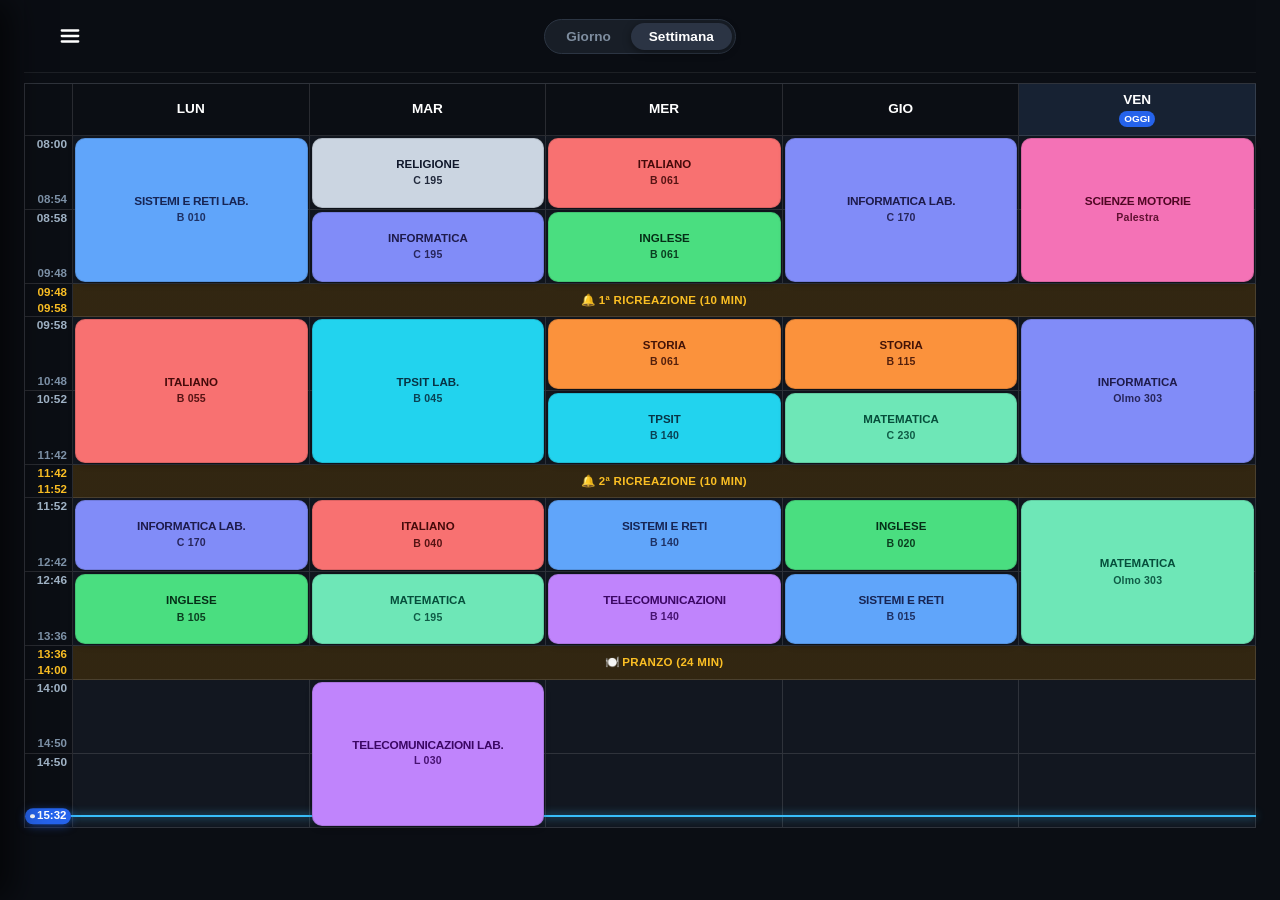
<file: public/index.html>
<!DOCTYPE html>
<html lang="it">
<head>
  <meta charset="UTF-8">
  <meta name="viewport" content="width=device-width, initial-scale=1.0, maximum-scale=3.0, user-scalable=yes">
  <title>Smart School Timetable - 4 BINF</title>
  
  <!-- PWA & Mobile Settings -->
  <link rel="manifest" href="manifest.json">
  <meta name="theme-color" content="#0E1218">
  <meta name="apple-mobile-web-app-capable" content="yes">
  <meta name="apple-mobile-web-app-status-bar-style" content="black-translucent">
  <meta name="apple-mobile-web-app-title" content="OrarioScuola">
  <link rel="icon" type="image/svg+xml" href="icons/icon.svg">

  <link rel="stylesheet" href="css/style.css?v=63">
</head>
<body>
  <div id="app" class="app-layout">
    
    <!-- Top Bar Navigation (Sleek Dark Theme) -->
    <header class="app-header" id="app-header">
      <div class="header-left">
        <button id="btn-open-drawer" class="icon-button" aria-label="Apri menu laterale" title="Menu">
          <svg width="22" height="22" viewBox="0 0 24 24" fill="none" stroke="currentColor" stroke-width="2.5" stroke-linecap="round">
            <line x1="3" y1="6" x2="21" y2="6"></line>
            <line x1="3" y1="12" x2="21" y2="12"></line>
            <line x1="3" y1="18" x2="21" y2="18"></line>
          </svg>
        </button>
      </div>

      <div class="header-center">
        <!-- Switcher a Capsula: Giorno vs Settimana -->
        <div class="view-switch-pill" role="tablist">
          <button id="btn-view-daily" class="pill-btn active" role="tab" aria-selected="true">Giorno</button>
          <button id="btn-view-weekly" class="pill-btn" role="tab" aria-selected="false">Settimana</button>
        </div>
      </div>

      <div class="header-right">
      </div>
    </header>

    <!-- Switcher Flottante Compatto a Destra (appare durante lo scroll per liberare spazio) -->
    <div id="floating-view-switch" class="floating-view-switch hidden" role="tablist" aria-label="Cambio rapido vista">
      <button id="btn-float-daily" class="float-pill-btn active" role="tab" aria-selected="true" title="Vista Giorno">Giorno</button>
      <button id="btn-float-weekly" class="float-pill-btn" role="tab" aria-selected="false" title="Vista Settimana">Settimana</button>
    </div>

    <!-- Indicatore Filtro Materia Attivo con rimozione rapida -->
    <div id="active-filter-indicator" class="active-filter-indicator hidden">
      <span class="active-filter-dot" id="active-filter-dot"></span>
      <span id="active-filter-text" class="active-filter-text">Filtro: -</span>
      <button id="btn-dismiss-active-filter" class="btn-dismiss-filter" aria-label="Azzera filtro" title="Mostra tutte le materie">✕</button>
    </div>

    <!-- ==========================================================================
         VISTA 1: GIORNO (TIMELINE CON CARD PASTELLO E CURSORE DINAMICO)
         ========================================================================== -->
    <main id="view-daily" class="view-container active-view">
      
      <!-- Intestazione Data (es. LUNEDÌ 14 SETTEMBRE) -->
      <section class="daily-header-bar">
        <button id="btn-prev-day" class="day-nav-arrow" aria-label="Giorno precedente">
          <svg width="20" height="20" viewBox="0 0 24 24" fill="none" stroke="currentColor" stroke-width="2.5" stroke-linecap="round" stroke-linejoin="round">
            <polyline points="15 18 9 12 15 6"></polyline>
          </svg>
        </button>
        <h1 id="daily-date-title" class="daily-date-title"></h1>
        <button id="btn-next-day" class="day-nav-arrow" aria-label="Giorno successivo">
          <svg width="20" height="20" viewBox="0 0 24 24" fill="none" stroke="currentColor" stroke-width="2.5" stroke-linecap="round" stroke-linejoin="round">
            <polyline points="9 18 15 12 9 6"></polyline>
          </svg>
        </button>
      </section>

      <!-- Selettore rapido compatto giorni (Lunedì - Venerdì) -->
      <nav class="days-nav" aria-label="Selettore rapido giorno">
        <button class="day-chip" data-day="Lunedì">LUN</button>
        <button class="day-chip" data-day="Martedì">MAR</button>
        <button class="day-chip" data-day="Mercoledì">MER</button>
        <button class="day-chip" data-day="Giovedì">GIO</button>
        <button class="day-chip" data-day="Venerdì">VEN</button>
      </nav>

      <!-- Contenitore Timeline Verticale -->
      <div class="timeline-viewport" id="timeline-viewport">
        <div class="timeline-container" id="timeline-container">
          
          <!-- Asse Orario Verticale (popolato dinamicamente con ore 08:00, 08:58, ecc.) -->
          <div class="timeline-time-column" id="timeline-time-column">
            <!-- I marker orari sono generati da JS -->
          </div>

          <!-- Cursore Dinamico Live (Badge blu + Raggio Laser Orizzontale) -->
          <div class="live-timeline-line" id="live-timeline-line"></div>
          <div class="live-cursor" id="live-cursor">
            <span class="cursor-dot"></span>
            <span class="cursor-time" id="cursor-time">09:23</span>
          </div>

          <!-- Lista Card Lezioni Pastello -->
          <div class="lessons-list" id="lessons-list">
            <!-- Popolato dinamicamente da JS -->
          </div>

        </div>
      </div>
    </main>

    <!-- ==========================================================================
         VISTA 2: SETTIMANA (GRIGLIA A MATRICE CON CELLE COLORATE PASTELLO)
         ========================================================================== -->
    <main id="view-weekly" class="view-container hidden-view">
      <div class="weekly-scroll-wrapper" id="weekly-scroll-wrapper">
        <div class="weekly-grid-container" id="weekly-grid-container">
          <!-- Cursore e Raggio Live anche nella Settimana -->
          <div class="weekly-live-line" id="weekly-live-line"></div>
          <div class="weekly-live-cursor" id="weekly-live-cursor">
            <span class="cursor-dot"></span>
            <span class="cursor-time" id="weekly-cursor-time">--:--</span>
          </div>
          <!-- Popolato dinamicamente con griglia a 5 colonne (LUN-VEN) e righe orarie -->
        </div>
      </div>
      <div class="weekly-scroll-hint">
        <span>‹</span> Scorri per vedere la settimana <span>›</span>
      </div>
    </main>

    <!-- Rilevamento immediato PC vs iPad/Mobile per apertura diretta -->
    <script>
      (function() {
        try {
          var ua = navigator.userAgent || '';
          var platform = navigator.platform || '';
          var maxTouch = navigator.maxTouchPoints || 0;
          
          var isIPad = /iPad/i.test(ua) || (platform === 'MacIntel' && maxTouch > 1) || (/Macintosh/i.test(ua) && maxTouch > 1);
          var isMobileOrTablet = isIPad || /Android|iPhone|iPod|BlackBerry|IEMobile|Opera Mini|Tablet|Silk/i.test(ua) || (('ontouchstart' in window) && maxTouch > 1);

          // Su iPad (qualsiasi orientamento, orizzontale o verticale) e su mobile: SEMPRE GIORNO
          if (isMobileOrTablet) {
            try {
              localStorage.removeItem('orario_initial_view');
              localStorage.removeItem('orario_preferred_view');
            } catch (_) {}
            return; // Resta garantito in vista Giorno (view-daily attivo di default)
          }

          // Solo su PC desktop/laptop widescreen reali (Windows, Mac con 0 touch points, Linux) attiva la vista Settimana
          var isRealPC = (/Windows NT/i.test(ua) || (/Macintosh/i.test(ua) && maxTouch === 0) || (/Linux/i.test(ua) && !/Android/i.test(ua))) && window.innerWidth >= 900;
          if (isRealPC) {
            var vDaily = document.getElementById('view-daily');
            var vWeekly = document.getElementById('view-weekly');
            var bDaily = document.getElementById('btn-view-daily');
            var bWeekly = document.getElementById('btn-view-weekly');
            if (vDaily) { vDaily.classList.add('hidden-view'); vDaily.classList.remove('active-view'); }
            if (vWeekly) { vWeekly.classList.remove('hidden-view'); vWeekly.classList.add('active-view'); }
            if (bDaily) { bDaily.classList.remove('active'); bDaily.setAttribute('aria-selected', 'false'); }
            if (bWeekly) { bWeekly.classList.add('active'); bWeekly.setAttribute('aria-selected', 'true'); }
          }
        } catch (_) {}
      })();
    </script>

    <!-- ==========================================================================
         VISTA 3: DEDICATA CAMBIA ORARIO (PAGINA COMPLETA)
         ========================================================================== -->
    <main id="view-change-schedule" class="view-container change-schedule-view hidden-view">
      
      <!-- Barra Superiore Navigazione -->
      <div class="change-page-top-bar">
        <button id="btn-back-to-schedule" class="btn-back-nav" aria-label="Torna all'orario">
          <svg width="20" height="20" viewBox="0 0 24 24" fill="none" stroke="currentColor" stroke-width="2.5" stroke-linecap="round" stroke-linejoin="round">
            <polyline points="15 18 9 12 15 6"></polyline>
          </svg>
          <span>Torna all'orario</span>
        </button>
        <h2 class="change-page-title">CAMBIA ORARIO</h2>
        <div class="top-bar-spacer"></div>
      </div>

      <!-- SEZIONE ORARI GIÀ CARICATI (SEMPRE VISIBILE IN CIMA) -->
      <section class="loaded-timetables-section">
        <h3 class="section-card-title">Orari salvati</h3>
        <div class="saved-timetables-list" id="modal-saved-timetables-list">
          <!-- Popolato dinamicamente da JS -->
        </div>
      </section>

      <!-- Intestazione Scelta Caricamento -->
      <div class="change-mode-header">
        <h3 class="section-card-title">Carica un altro orario</h3>
      </div>

      <!-- I 4 Bottoni di Selezione Modalità -->
      <div class="change-mode-buttons" role="tablist">
        <button class="change-mode-pill active" data-tab="image" role="tab" aria-selected="true">
          <span class="mode-pill-icon">📷</span>
          <div class="mode-pill-texts">
            <span class="mode-pill-title">Immagine</span>
            <span class="mode-pill-sub">Foto o screenshot</span>
          </div>
        </button>
        <button class="change-mode-pill" data-tab="pdf" role="tab" aria-selected="false">
          <span class="mode-pill-icon">📄</span>
          <div class="mode-pill-texts">
            <span class="mode-pill-title">PDF</span>
            <span class="mode-pill-sub">Documento orario</span>
          </div>
        </button>
        <button class="change-mode-pill" data-tab="url" role="tab" aria-selected="false">
          <span class="mode-pill-icon">🔗</span>
          <div class="mode-pill-texts">
            <span class="mode-pill-title">URL</span>
            <span class="mode-pill-sub">Link web Spaggiari</span>
          </div>
        </button>
        <button class="change-mode-pill" data-tab="preset" role="tab" aria-selected="false">
          <span class="mode-pill-icon">🏛️</span>
          <div class="mode-pill-texts">
            <span class="mode-pill-title">Classi Volta</span>
            <span class="mode-pill-sub">Tutte le 64 classi</span>
          </div>
        </button>
      </div>

      <!-- Sezioni di Contenuto Corrispondenti -->
      <div class="change-sections-container">

        <!-- SEZIONE 1: CARICA DA IMMAGINE -->
        <div class="tt-tab-content active" id="tab-content-image">
          <div class="change-section-card">
            <h3 class="section-card-title">Carica Immagine</h3>
            
            <div class="file-dropzone" id="image-dropzone">
              <input type="file" id="input-timetable-image" accept="image/png, image/jpeg, image/webp" />
              <div class="dropzone-inner">
                <svg width="40" height="40" viewBox="0 0 24 24" fill="none" stroke="currentColor" stroke-width="1.8">
                  <rect x="3" y="3" width="18" height="18" rx="2" ry="2"></rect>
                  <circle cx="8.5" cy="8.5" r="1.5"></circle>
                  <polyline points="21 15 16 10 5 21"></polyline>
                </svg>
                <span class="dropzone-text" id="image-dropzone-text">Tocca per scegliere o trascina qui la foto</span>
                <span class="dropzone-sub">PNG, JPG, WebP</span>
              </div>
            </div>

            <div class="input-group" style="margin-top: 14px;">
              <label for="input-image-classname">Nome Classe (opzionale)</label>
              <input type="text" id="input-image-classname" placeholder="Es. 4 BINF, 5 AINF, 3 C..." />
            </div>

            <button id="btn-extract-from-image" class="btn-primary-action" disabled>
              <span>Estrai Orario</span>
            </button>
          </div>
        </div>

        <!-- SEZIONE 2: CARICA DA PDF -->
        <div class="tt-tab-content" id="tab-content-pdf">
          <div class="change-section-card">
            <h3 class="section-card-title">Carica PDF</h3>
            
            <div class="file-dropzone" id="pdf-dropzone">
              <input type="file" id="input-timetable-pdf" accept="application/pdf" />
              <div class="dropzone-inner">
                <svg width="40" height="40" viewBox="0 0 24 24" fill="none" stroke="currentColor" stroke-width="1.8">
                  <path d="M14 2H6a2 2 0 0 0-2 2v16a2 2 0 0 0 2 2h12a2 2 0 0 0 2-2V8z"></path>
                  <polyline points="14 2 14 8 20 8"></polyline>
                  <line x1="16" y1="13" x2="8" y2="13"></line>
                  <line x1="16" y1="17" x2="8" y2="17"></line>
                  <polyline points="10 9 9 9 8 9"></polyline>
                </svg>
                <span class="dropzone-text" id="pdf-dropzone-text">Tocca per scegliere o trascina qui il file PDF</span>
                <span class="dropzone-sub">Documento PDF (.pdf)</span>
              </div>
            </div>

            <!-- Pulsante per avviare la scansione delle classi nel PDF -->
            <button id="btn-scan-pdf-classes" class="btn-primary-action" disabled>
              <svg width="18" height="18" viewBox="0 0 24 24" fill="none" stroke="currentColor" stroke-width="2.2" stroke-linecap="round" stroke-linejoin="round">
                <circle cx="11" cy="11" r="8"></circle>
                <line x1="21" y1="21" x2="16.65" y2="16.65"></line>
              </svg>
              <span>Scansiona Classi nel PDF</span>
            </button>

            <!-- Sezione Rilevamento Classi (Mostrata dopo la scansione) -->
            <div id="pdf-classes-discovery-container" class="pdf-classes-discovery-container hidden">
              <div class="pdf-discovery-header">
                <div class="pdf-discovery-title-row">
                  <h4 class="pdf-discovery-title">Classi trovate nel documento</h4>
                  <span class="catalog-counter" id="pdf-classes-count">0 classi</span>
                </div>
                <div class="pdf-discovery-tools">
                  <button type="button" id="btn-select-all-pdf-classes" class="btn-tool-subtle">Seleziona tutte</button>
                  <button type="button" id="btn-deselect-all-pdf-classes" class="btn-tool-subtle">Deseleziona</button>
                </div>
              </div>

              <!-- Filtro rapido classi se molte -->
              <div class="catalog-search-wrapper" id="pdf-classes-search-wrapper" style="margin-bottom: 12px;">
                <svg width="15" height="15" viewBox="0 0 24 24" fill="none" stroke="currentColor" stroke-width="2.2">
                  <circle cx="11" cy="11" r="8"></circle>
                  <line x1="21" y1="21" x2="16.65" y2="16.65"></line>
                </svg>
                <input type="text" id="input-filter-pdf-classes" placeholder="Filtra classi (es. 4 BINF)..." />
              </div>

              <!-- Griglia/Elenco di Chip Selezionabili -->
              <div class="pdf-classes-grid" id="pdf-classes-grid">
                <!-- Generato da JS -->
              </div>

              <!-- Avanzamento Estrazione Multi-classe -->
              <div class="batch-progress-box hidden" id="pdf-batch-progress-box">
                <div class="batch-progress-text" id="pdf-batch-progress-text">Estrazione in corso...</div>
                <div class="batch-progress-bar-track">
                  <div class="batch-progress-bar-fill" id="pdf-batch-progress-bar"></div>
                </div>
              </div>

              <!-- Pulsante Estrazione Mirata delle Classi Selezionate -->
              <button id="btn-extract-selected-pdf-classes" class="btn-primary-action" disabled>
                <span>Estrai Orario per le Classi Selezionate</span>
              </button>
            </div>

          </div>
        </div>

        <!-- SEZIONE 3: CARICA DA URL -->
        <div class="tt-tab-content" id="tab-content-url">
          <div class="change-section-card">
            <h3 class="section-card-title">Carica da URL</h3>
            
            <div class="input-group" style="margin-top: 10px;">
              <label for="input-timetable-url">URL Immagine o PDF</label>
              <input type="url" id="input-timetable-url" placeholder="https://cspace.spaggiari.eu/.../orario.png" />
            </div>
            <div class="input-group" style="margin-top: 12px;">
              <label for="input-url-classname">Nome Classe (opzionale)</label>
              <input type="text" id="input-url-classname" placeholder="Es. 4 BINF, 3 ALS, 5 AINF..." />
            </div>
            <button id="btn-extract-from-url" class="btn-primary-action">
              <span>Estrai Orario</span>
            </button>
          </div>
        </div>

        <!-- SEZIONE 4: CLASSI ISTITUTO VOLTA -->
        <div class="tt-tab-content" id="tab-content-preset">
          <div class="change-section-card">
            <div class="preset-volta-catalog">
              <div class="catalog-header-row">
                <h3 class="section-card-title">Classi Istituto Volta</h3>
                <span class="catalog-counter" id="volta-classes-count">64 classi</span>
              </div>

              <!-- Barra di ricerca rapida classe -->
              <div class="catalog-search-wrapper">
                <svg width="16" height="16" viewBox="0 0 24 24" fill="none" stroke="currentColor" stroke-width="2.2">
                  <circle cx="11" cy="11" r="8"></circle>
                  <line x1="21" y1="21" x2="16.65" y2="16.65"></line>
                </svg>
                <input type="text" id="input-search-volta-classes" placeholder="Cerca classe (es. 4 AINF, 3 BINF, 1 C...)" />
                <button id="btn-clear-volta-search" class="btn-clear-search hidden" aria-label="Cancella ricerca">✕</button>
              </div>

              <!-- Filtro Rapido per Anno di Corso -->
              <div class="catalog-year-filters" id="catalog-year-filters">
                <button class="year-filter-btn active" data-year="all">Tutte</button>
                <button class="year-filter-btn" data-year="1">1°</button>
                <button class="year-filter-btn" data-year="2">2°</button>
                <button class="year-filter-btn" data-year="3">3°</button>
                <button class="year-filter-btn" data-year="4">4°</button>
                <button class="year-filter-btn" data-year="5">5°</button>
              </div>

              <!-- Griglia Scrollabile delle Classi -->
              <div class="volta-classes-grid" id="volta-all-classes-grid"></div>
            </div>
          </div>
        </div>

      </div>

      <!-- STATO DI ESTRAZIONE GEMINI (SPINNER / PROGRESS) -->
      <div class="extraction-loading-overlay hidden" id="extraction-loading">
        <div class="loading-spinner"></div>
        <div class="loading-title">Gemini Vision sta analizzando l'orario...</div>
        <div class="loading-sub">Rilevamento orari di inizio/fine specifici, pause e materie</div>
      </div>

      <!-- MESSAGGIO DI ERRORE -->
      <div class="extraction-error-banner hidden" id="extraction-error">
        <span id="extraction-error-msg">Errore durante l'elaborazione</span>
      </div>

    </main>

    <!-- ==========================================================================
         VISTA 4: ORARIO ORIGINALE SCUOLA (EDT EMBEDDED VIEW)
         ========================================================================== -->
    <main id="view-original-schedule" class="view-container original-schedule-view hidden-view">
      
      <!-- Barra Superiore Navigazione Essenziale (Freccia a sinistra, azioni a destra, nessun titolo) -->
      <div class="original-page-top-bar">
        <button id="btn-back-from-original" class="icon-button-subtle" aria-label="Torna indietro" title="Torna all'orario">
          <svg width="22" height="22" viewBox="0 0 24 24" fill="none" stroke="currentColor" stroke-width="2.5" stroke-linecap="round" stroke-linejoin="round">
            <polyline points="15 18 9 12 15 6"></polyline>
          </svg>
        </button>
        <div class="original-top-spacer"></div>
        <div class="original-top-actions">
          <button id="btn-reload-original-iframe" class="icon-button-subtle" title="Ricarica orario scuola" aria-label="Ricarica">
            <svg width="18" height="18" viewBox="0 0 24 24" fill="none" stroke="currentColor" stroke-width="2.2" stroke-linecap="round" stroke-linejoin="round">
              <polyline points="23 4 23 10 17 10"></polyline>
              <polyline points="1 20 1 14 7 14"></polyline>
              <path d="M3.51 9a9 9 0 0 1 14.85-3.36L23 10M1 14l4.64 4.36A9 9 0 0 0 20.49 15"></path>
            </svg>
          </button>
          <a id="btn-external-school-link" href="https://cspace.spaggiari.eu/pub/PGIT0005/orario/" target="_blank" rel="noopener" class="icon-button-subtle" title="Apri sul sito della scuola" aria-label="Apri esterno">
            <svg width="18" height="18" viewBox="0 0 24 24" fill="none" stroke="currentColor" stroke-width="2.2" stroke-linecap="round" stroke-linejoin="round">
              <path d="M18 13v6a2 2 0 0 1-2 2H5a2 2 0 0 1-2-2V8a2 2 0 0 1 2-2h6"></path>
              <polyline points="15 3 21 3 21 9"></polyline>
              <line x1="10" y1="14" x2="21" y2="3"></line>
            </svg>
          </a>
        </div>
      </div>

      <!-- Iframe a Tutto Schermo (Senza Box Stondato) -->
      <iframe id="iframe-original-schedule" class="original-fullscreen-iframe" src="about:blank" title="Orario scolastico originale"></iframe>
    </main>



    <!-- ==========================================================================
         DRAWER LATERALE A SCOMPARSA (MENU NERO IN STILE MOCKUP SCREEN 3)
         ========================================================================== -->
    <div id="drawer-overlay" class="drawer-overlay"></div>
    <aside id="sidebar-drawer" class="sidebar-drawer" aria-hidden="true">
      
      <!-- Intestazione Menu -->
      <div class="drawer-top">
        <div class="drawer-header-row">
          <h2 class="drawer-title">MENU</h2>
          <button id="btn-close-drawer" class="icon-button" aria-label="Chiudi menu">
            <svg width="24" height="24" viewBox="0 0 24 24" fill="none" stroke="currentColor" stroke-width="2" stroke-linecap="round">
              <line x1="18" y1="6" x2="6" y2="18"></line>
              <line x1="6" y1="6" x2="18" y2="18"></line>
            </svg>
          </button>
        </div>

        <!-- Selettore Elenco Orari a Capsula (sotto MENU, prima della linea di Orario) -->
        <div class="drawer-class-box">
          <div class="class-pill-dropdown" id="btn-toggle-class-menu" title="Tocca per cambiare orario">
            <div class="class-pill-left">
              <span class="class-pill-dot"></span>
              <span id="drawer-class-name">4 BINF</span>
            </div>
            <svg class="chevron-down" width="16" height="16" viewBox="0 0 24 24" fill="none" stroke="currentColor" stroke-width="2.5" stroke-linecap="round">
              <polyline points="6 9 12 15 18 9"></polyline>
            </svg>
            <select id="class-select" class="class-hidden-select" aria-label="Seleziona orario">
              <option value="volta_4_binf">4 BINF (Volta Predefinito)</option>
            </select>
          </div>
        </div>
      </div>

      <!-- Elenco Voci di Navigazione con Icone Outline -->
      <nav class="drawer-menu-list">
        
        <button class="drawer-item" id="nav-item-schedule">
          <div class="item-left">
            <svg class="item-icon" width="22" height="22" viewBox="0 0 24 24" fill="none" stroke="currentColor" stroke-width="1.8" stroke-linecap="round" stroke-linejoin="round">
              <rect x="3" y="4" width="18" height="18" rx="2" ry="2"></rect>
              <line x1="16" y1="2" x2="16" y2="6"></line>
              <line x1="8" y1="2" x2="8" y2="6"></line>
              <line x1="3" y1="10" x2="21" y2="10"></line>
            </svg>
            <span class="item-label">Orario</span>
          </div>
          <span class="item-arrow">›</span>
        </button>

        <button class="drawer-item" id="nav-item-filter-subject">
          <div class="item-left">
            <svg class="item-icon" width="22" height="22" viewBox="0 0 24 24" fill="none" stroke="currentColor" stroke-width="1.8" stroke-linecap="round" stroke-linejoin="round">
              <polygon points="22 3 2 3 10 12.46 10 19 14 21 14 12.46 22 3"></polygon>
            </svg>
            <span class="item-label">Filtra materia</span>
          </div>
          <div class="drawer-item-right-wrap">
            <span class="drawer-item-sub-tag" id="drawer-filter-sub-tag">Tutte</span>
            <span class="drawer-chevron-arrow" id="drawer-filter-chevron">▾</span>
          </div>
        </button>

        <!-- Sezione Accordion Filtro Materia nel Drawer Laterale -->
        <div class="drawer-filter-accordion hidden" id="drawer-filter-accordion">
          <div class="filter-dropdown-header">
            <span class="filter-dropdown-title">EVIDENZIA NELLA SETTIMANA</span>
            <button id="btn-clear-subject-filter" class="btn-clear-filter-text">Mostra tutte</button>
          </div>
          <div class="filter-subjects-list drawer-filter-list" id="filter-subjects-list">
            <!-- Popolato dinamicamente da JS -->
          </div>
        </div>

        <button class="drawer-item" id="nav-item-change-class">
          <div class="item-left">
            <svg class="item-icon" width="22" height="22" viewBox="0 0 24 24" fill="none" stroke="currentColor" stroke-width="1.8" stroke-linecap="round" stroke-linejoin="round">
              <path d="M4 19.5A2.5 2.5 0 0 1 6.5 17H20"></path>
              <path d="M6.5 2H20v20H6.5A2.5 2.5 0 0 1 4 19.5v-15A2.5 2.5 0 0 1 6.5 2z"></path>
            </svg>
            <span class="item-label">Cambia orario</span>
          </div>
          <span class="item-arrow">›</span>
        </button>

        <button class="drawer-item" id="nav-item-original-schedule">
          <div class="item-left">
            <svg class="item-icon" width="22" height="22" viewBox="0 0 24 24" fill="none" stroke="currentColor" stroke-width="1.8" stroke-linecap="round" stroke-linejoin="round">
              <circle cx="12" cy="12" r="10"></circle>
              <line x1="2" y1="12" x2="22" y2="12"></line>
              <path d="M12 2a15.3 15.3 0 0 1 4 10 15.3 15.3 0 0 1-4 10 15.3 15.3 0 0 1-4-10 15.3 15.3 0 0 1 4-10z"></path>
            </svg>
            <span class="item-label">Orario originale</span>
          </div>
          <span class="item-arrow">›</span>
        </button>


        <button class="drawer-item" id="nav-item-sync">
          <div class="item-left">
            <svg class="item-icon" width="22" height="22" viewBox="0 0 24 24" fill="none" stroke="currentColor" stroke-width="1.8" stroke-linecap="round" stroke-linejoin="round">
              <polyline points="23 4 23 10 17 10"></polyline>
              <polyline points="1 20 1 14 7 14"></polyline>
              <path d="M3.51 9a9 9 0 0 1 14.85-3.36L23 10M1 14l4.64 4.36A9 9 0 0 0 20.49 15"></path>
            </svg>
            <span class="item-label">Sincronizza orario</span>
          </div>
          <span class="item-arrow">›</span>
        </button>

        <button class="drawer-item" id="nav-item-widget">
          <div class="item-left">
            <svg class="item-icon" width="22" height="22" viewBox="0 0 24 24" fill="none" stroke="currentColor" stroke-width="1.8" stroke-linecap="round" stroke-linejoin="round">
              <rect x="3" y="3" width="7" height="7"></rect>
              <rect x="14" y="3" width="7" height="7"></rect>
              <rect x="14" y="14" width="7" height="7"></rect>
              <rect x="3" y="14" width="7" height="7"></rect>
            </svg>
            <span class="item-label">Widget</span>
          </div>
          <span class="item-arrow">›</span>
        </button>

        <button class="drawer-item" id="nav-item-notifications">
          <div class="item-left">
            <svg class="item-icon" width="22" height="22" viewBox="0 0 24 24" fill="none" stroke="currentColor" stroke-width="1.8" stroke-linecap="round" stroke-linejoin="round">
              <path d="M18 8A6 6 0 0 0 6 8c0 7-3 9-3 9h18s-3-2-3-9"></path>
              <path d="M13.73 21a2 2 0 0 1-3.46 0"></path>
            </svg>
            <span class="item-label">Notifiche</span>
          </div>
          <span class="item-arrow">›</span>
        </button>

        <button class="drawer-item" id="nav-item-settings">
          <div class="item-left">
            <svg class="item-icon" width="22" height="22" viewBox="0 0 24 24" fill="none" stroke="currentColor" stroke-width="1.8" stroke-linecap="round" stroke-linejoin="round">
              <circle cx="12" cy="12" r="3"></circle>
              <path d="M19.4 15a1.65 1.65 0 0 0 .33 1.82l.06.06a2 2 0 0 1 0 2.83 2 2 0 0 1-2.83 0l-.06-.06a1.65 1.65 0 0 0-1.82-.33 1.65 1.65 0 0 0-1 1.51V21a2 2 0 0 1-2 2 2 2 0 0 1-2-2v-.09A1.65 1.65 0 0 0 9 19.4a1.65 1.65 0 0 0-1.82.33l-.06.06a2 2 0 0 1-2.83 0 2 2 0 0 1 0-2.83l.06-.06a1.65 1.65 0 0 0 .33-1.82 1.65 1.65 0 0 0-1.51-1H3a2 2 0 0 1-2-2 2 2 0 0 1 2-2h.09A1.65 1.65 0 0 0 4.6 9a1.65 1.65 0 0 0-.33-1.82l-.06-.06a2 2 0 0 1 0-2.83 2 2 0 0 1 2.83 0l.06.06a1.65 1.65 0 0 0 1.82.33H9a1.65 1.65 0 0 0 1-1.51V3a2 2 0 0 1 2-2 2 2 0 0 1 2 2v.09a1.65 1.65 0 0 0 1 1.51 1.65 1.65 0 0 0 1.82-.33l.06-.06a2 2 0 0 1 2.83 0 2 2 0 0 1 0 2.83l-.06.06a1.65 1.65 0 0 0-.33 1.82V9a1.65 1.65 0 0 0 1.51 1H21a2 2 0 0 1 2 2 2 2 0 0 1-2 2h-.09a1.65 1.65 0 0 0-1.51 1z"></path>
            </svg>
            <span class="item-label">Impostazioni</span>
          </div>
          <span class="item-arrow">›</span>
        </button>

      </nav>

      <!-- Sezione Stato e Pulsante Sincronizza in Basso -->
      <div class="drawer-footer">
        <div class="drawer-status-box">
          <div class="status-row-indicator">
            <span class="status-dot-green"></span>
            <span class="status-title-text" id="drawer-status-text">ORARIO AGGIORNATO</span>
          </div>
          <div class="status-date-text" id="drawer-status-date">-</div>
        </div>

        <button id="btn-sync-now" class="btn-drawer-sync">
          <svg id="sync-icon" width="18" height="18" viewBox="0 0 24 24" fill="none" stroke="currentColor" stroke-width="2.2" stroke-linecap="round" stroke-linejoin="round">
            <polyline points="23 4 23 10 17 10"></polyline>
            <polyline points="1 20 1 14 7 14"></polyline>
            <path d="M3.51 9a9 9 0 0 1 14.85-3.36L23 10M1 14l4.64 4.36A9 9 0 0 0 20.49 15"></path>
          </svg>
          <span id="sync-btn-label">SINCRONIZZA ORARIO</span>
        </button>
      </div>

    </aside>

    <!-- Modale Widget & Tutorial Guida Android & iOS Apple -->
    <div id="modal-widget" class="modal-backdrop">
      <div class="modal-card modal-card-tutorial">
        <div class="modal-header">
          <div class="modal-title-with-icon">
            <svg width="20" height="20" viewBox="0 0 24 24" fill="none" stroke="currentColor" stroke-width="2" stroke-linecap="round" stroke-linejoin="round">
              <rect x="3" y="3" width="7" height="7"></rect>
              <rect x="14" y="3" width="7" height="7"></rect>
              <rect x="14" y="14" width="7" height="7"></rect>
              <rect x="3" y="14" width="7" height="7"></rect>
            </svg>
            <h3 id="widget-modal-title">Tutorial Widget</h3>
          </div>
          <button class="modal-close-btn" id="btn-close-modal-widget" aria-label="Chiudi tutorial">✕</button>
        </div>

        <!-- Selettore Piattaforma: Android vs iOS Apple -->
        <div class="widget-platform-tabs" id="widget-platform-tabs">
          <button class="platform-tab-btn active" data-platform="android" id="tab-platform-android">
            <svg class="tab-os-icon" width="16" height="16" viewBox="0 0 24 24" fill="currentColor">
              <path d="M17.523 15.3414c-.5511 0-.9993-.4486-.9993-.9997s.4482-.9993.9993-.9993c.551 0 .9993.4482.9993.9993.0001.5511-.4483.9997-.9993.9997m-11.046 0c-.5511 0-.9993-.4486-.9993-.9997s.4482-.9993.9993-.9993c.5511 0 .9993.4482.9993.9993 0 .5511-.4482.9997-.9993.9997m11.4045-6.02l1.9973-3.4592a.416.416 0 00-.1521-.5676.416.416 0 00-.5676.1521l-2.0223 3.503C15.5896 8.4116 13.8544 8.125 12 8.125s-3.5896.2866-5.1368.8247L4.8409 5.4467a.4161.4161 0 00-.5677-.1521.4157.4157 0 00-.1521.5676l1.9973 3.4592C2.6889 11.1867.3432 14.6589 0 18.761h24c-.3432-4.1021-2.6889-7.5743-6.1185-9.4396"/>
            </svg>
            <span>Android (Samsung)</span>
          </button>
          <button class="platform-tab-btn" data-platform="ios" id="tab-platform-ios">
            <svg class="tab-os-icon" width="16" height="16" viewBox="0 0 24 24" fill="currentColor">
              <path d="M18.71 19.5c-.83 1.24-1.71 2.45-3.05 2.47-1.34.03-1.77-.79-3.29-.79-1.53 0-2 .77-3.27.82-1.31.05-2.3-1.32-3.14-2.53C4.25 17 2.94 12.45 4.7 9.39c.87-1.52 2.43-2.48 4.12-2.51 1.28-.02 2.5.87 3.29.87.78 0 2.26-1.07 3.81-.91.65.03 2.47.26 3.64 1.98-.09.06-2.17 1.28-2.15 3.81.03 3.02 2.65 4.03 2.68 4.04-.03.07-.42 1.44-1.38 2.83M15.97 6.37c.65-.8 1.09-1.92.97-3.04-.94.04-2.07.63-2.74 1.41-.59.67-1.11 1.77-.97 2.87 1.05.08 2.11-.47 2.74-1.24z"/>
            </svg>
            <span>iOS Apple (iPhone)</span>
          </button>
        </div>

        <!-- Stepper Android (4 Passaggi) -->
        <div class="tutorial-stepper" id="tutorial-stepper-android">
          <button class="step-indicator active" data-platform="android" data-step="0" aria-label="Passo 1: Feed JSON">
            <span class="step-num">1</span>
            <span class="step-text">Feed JSON</span>
          </button>
          <button class="step-indicator" data-platform="android" data-step="1" aria-label="Passo 2: App KWGT">
            <span class="step-num">2</span>
            <span class="step-text">KWGT</span>
          </button>
          <button class="step-indicator" data-platform="android" data-step="2" aria-label="Passo 3: Formula">
            <span class="step-num">3</span>
            <span class="step-text">Formula</span>
          </button>
          <button class="step-indicator" data-platform="android" data-step="3" aria-label="Passo 4: AOD / Blocco">
            <span class="step-num">4</span>
            <span class="step-text">AOD / Blocco</span>
          </button>
        </div>

        <!-- Stepper iOS Apple (5 Passaggi) -->
        <div class="tutorial-stepper hidden" id="tutorial-stepper-ios">
          <button class="step-indicator active" data-platform="ios" data-step="0" aria-label="Passo 1: App Store">
            <span class="step-num">1</span>
            <span class="step-text">App</span>
          </button>
          <button class="step-indicator" data-platform="ios" data-step="1" aria-label="Passo 2: Nuovo Script">
            <span class="step-num">2</span>
            <span class="step-text">Script</span>
          </button>
          <button class="step-indicator" data-platform="ios" data-step="2" aria-label="Passo 3: Codice">
            <span class="step-num">3</span>
            <span class="step-text">Codice</span>
          </button>
          <button class="step-indicator" data-platform="ios" data-step="3" aria-label="Passo 4: Home">
            <span class="step-num">4</span>
            <span class="step-text">Home</span>
          </button>
          <button class="step-indicator" data-platform="ios" data-step="4" aria-label="Passo 5: Blocco">
            <span class="step-num">5</span>
            <span class="step-text">Blocco</span>
          </button>
        </div>

        <div class="modal-body tutorial-body">
          
          <!-- SEZIONE ANDROID (4 PASSAGGI) -->
          <div id="tutorial-android-container">
            <!-- Passo 1: Feed JSON -->
            <div class="tutorial-step active" id="step-android-0">
              <div class="step-badge">PASSO 1 DI 4 • ANDROID</div>
              <h4 class="step-heading">Il tuo Feed in Tempo Reale</h4>
              <p class="step-desc">L'applicazione genera un feed JSON ultra-leggero che risponde a <em>"Dove devo andare adesso?"</em> aggiornando materia, aula, countdown e cambio ora.</p>
              
              <div class="tutorial-box">
                <span class="box-label">Indirizzo del feed JSON:</span>
                <div class="code-copy-row">
                  <code id="widget-url-display">data/widget_data.json</code>
                  <button id="btn-copy-widget-url" class="btn-modal-action">Copia Link</button>
                </div>
              </div>

              <div class="step-tip">
                <span class="tip-icon">💡</span>
                <p>Questo link è l'origine dati da cui il widget One UI riceve gli aggiornamenti in tempo reale.</p>
              </div>
            </div>

            <!-- Passo 2: KWGT Setup -->
            <div class="tutorial-step" id="step-android-1">
              <div class="step-badge">PASSO 2 DI 4 • ANDROID</div>
              <h4 class="step-heading">Installa KWGT e crea il Widget</h4>
              <p class="step-desc">KWGT (Kustom Widget Maker) è l'app più potente su Android per creare widget perfettamente integrati nello stile One UI di Samsung.</p>
              
              <div class="steps-instruction-list">
                <div class="instr-item">
                  <span class="instr-num">1</span>
                  <div>Scarica <strong>KWGT Kustom Widget Maker</strong> dal Google Play Store.</div>
                </div>
                <div class="instr-item">
                  <span class="instr-num">2</span>
                  <div>Sulla Home del Galaxy S24, tieni premuto su uno spazio vuoto e tocca <strong>Widget</strong>.</div>
                </div>
                <div class="instr-item">
                  <span class="instr-num">3</span>
                  <div>Scegli <strong>KWGT</strong> e seleziona il formato <strong>4x2</strong> (oppure <strong>2x2</strong>).</div>
                </div>
                <div class="instr-item">
                  <span class="instr-num">4</span>
                  <div>Tocca il riquadro del widget vuoto per aprire l'editor.</div>
                </div>
              </div>
            </div>

            <!-- Passo 3: Inserisci la Formula -->
            <div class="tutorial-step" id="step-android-2">
              <div class="step-badge">PASSO 3 DI 4 • ANDROID</div>
              <h4 class="step-heading">Incolla la Formula One UI</h4>
              <p class="step-desc">Nell'editor KWGT, tocca <strong>`+`</strong> in alto &rarr; aggiungi un blocco <strong>Testo</strong> &rarr; tocca il testo inserito e incolla questa formula già configurata con il tuo link:</p>
              
              <div class="tutorial-box">
                <div class="box-header-row">
                  <span class="box-label">Formula Dinamica Completa:</span>
                  <button id="btn-copy-formula-full" class="btn-modal-action">Copia Formula</button>
                </div>
                <div class="formula-code-wrapper">
                  <pre><code id="widget-formula-full">$if(wg("...", json, .status) = "IN_CLASS", "🟢 " + wg("...", json, .title) + " (" + wg("...", json, .room) + ") - " + wg("...", json, .time_left), "🔔 " + wg("...", json, .title) + " - " + wg("...", json, .subtitle))$</code></pre>
                </div>
              </div>

              <!-- Preset Scalo Aereo / Volo -->
              <div class="tutorial-box" style="margin-top: 12px; border-color: rgba(66, 133, 244, 0.35); background: rgba(66, 133, 244, 0.06);">
                <div class="box-header-row">
                  <span class="box-label" style="color: #64B2FF; font-weight: 700;">✈️ Preset Scalo Aereo (Tabellone Volo):</span>
                  <button id="btn-copy-formula-flight" class="btn-modal-action" style="background: #2563eb; color: #fff;">Copia Preset Volo</button>
                </div>
                <div class="formula-code-wrapper">
                  <pre><code id="widget-formula-flight">$if(wg("...", json, .flight_visible) = 1, wg("...", json, .flight_multiline), "")$</code></pre>
                </div>
                <div style="font-size: 0.76rem; color: var(--text-secondary); margin-top: 6px; line-height: 1.4;">
                  ✨ <strong>Stile tabellone aereo:</strong> [Partenza / Aula] ── [Ora] ✈ ──&gt; [Arrivo / Aula]. Trasparente prima delle 07:00 e oltre 1h dopo l'uscita!
                </div>
              </div>

              <!-- Accordion Formule Alternative -->
              <details class="tutorial-details">
                <summary>Mostra formule per singoli valori e scalo aereo</summary>
                <div class="mini-formulas-grid">
                  <div class="mini-formula-item">
                    <span class="mf-title">Materia + Aula:</span>
                    <code id="mf-code-sub">...</code>
                    <button class="btn-mini-copy" data-target="mf-code-sub">Copia</button>
                  </div>
                  <div class="mini-formula-item">
                    <span class="mf-title">Tempo rimanente:</span>
                    <code id="mf-code-time">...</code>
                    <button class="btn-mini-copy" data-target="mf-code-time">Copia</button>
                  </div>
                  <div class="mini-formula-item">
                    <span class="mf-title">Prossima lezione:</span>
                    <code id="mf-code-next">...</code>
                    <button class="btn-mini-copy" data-target="mf-code-next">Copia</button>
                  </div>
                  <div class="mini-formula-item">
                    <span class="mf-title">✈️ Volo Riga Singola:</span>
                    <code id="mf-code-flight-single">...</code>
                    <button class="btn-mini-copy" data-target="mf-code-flight-single">Copia</button>
                  </div>
                  <div class="mini-formula-item">
                    <span class="mf-title">✈️ Visibilità Livello (Layer):</span>
                    <code id="mf-code-flight-layer">...</code>
                    <button class="btn-mini-copy" data-target="mf-code-flight-layer">Copia</button>
                  </div>
                </div>
              </details>
            </div>

            <!-- Passo 4: Schermata Blocco e AOD -->
            <div class="tutorial-step" id="step-android-3">
              <div class="step-badge">PASSO 4 DI 4 • ANDROID</div>
              <h4 class="step-heading">Schermata di Blocco & Always On Display</h4>
              <p class="step-desc">Su Samsung Galaxy S24 (One UI 6.1+), i widget di terze parti come KWGT sulla schermata di blocco si sbloccano con <strong>Good Lock (LockStar)</strong>, la suite ufficiale gratuita di Samsung.</p>
              
              <div class="steps-instruction-list">
                <div class="instr-item">
                  <span class="instr-num">1</span>
                  <div>Apri il <strong>Galaxy Store</strong> sul tuo Galaxy S24 e installa <strong>Good Lock</strong> (app ufficiale Samsung).</div>
                </div>
                <div class="instr-item">
                  <span class="instr-num">2</span>
                  <div>Apri Good Lock, tocca la scheda <em>Make up</em> e installa il modulo <strong>LockStar</strong>.</div>
                </div>
                <div class="instr-item">
                  <span class="instr-num">3</span>
                  <div>Attiva LockStar, tocca l'anteprima della schermata di blocco, tocca lo schermo o l'icona <strong>+ Widget</strong> e scegli <strong>KWGT</strong>.</div>
                </div>
                <div class="instr-item">
                  <span class="instr-num">4</span>
                  <div>Posiziona il widget, tocca <strong>Salva</strong>, poi toccalo per aprirlo in KWGT e incollare la formula dello Scalo Aereo!</div>
                </div>
              </div>

              <div class="step-tip step-tip-success">
                <span class="tip-icon">💡</span>
                <p><strong>Alternativa senza Good Lock:</strong> Nella schermata di blocco standard puoi aggiungere il widget nativo Samsung <em>Calendario (Prossimo evento)</em> direttamente sotto l'orologio sincronizzando l'orario scolastico con il calendario!</p>
              </div>
            </div>
          </div>

          <!-- SEZIONE IOS APPLE (5 PASSAGGI) -->
          <div id="tutorial-ios-container" class="hidden">
            <!-- Passo 1: App Store -->
            <div class="tutorial-step active" id="step-ios-0">
              <div class="step-badge">PASSO 1 DI 5 • APPLE IOS</div>
              <h4 class="step-heading">Scarica Scriptable dall'App Store</h4>
              <p class="step-desc"><strong>Scriptable</strong> è l'applicazione gratuita per iPhone e iPad più usata per creare widget nativi ad altissima velocità e con supporto offline (nessun acquisto in-app richiesto).</p>
              
              <div class="tutorial-box" style="text-align: center;">
                <span class="box-label">App Store Ufficiale:</span>
                <a href="https://apps.apple.com/app/scriptable/id1405459188" target="_blank" rel="noopener" class="btn-appstore-link">
                  <svg width="18" height="18" viewBox="0 0 24 24" fill="currentColor">
                    <path d="M18.71 19.5c-.83 1.24-1.71 2.45-3.05 2.47-1.34.03-1.77-.79-3.29-.79-1.53 0-2 .77-3.27.82-1.31.05-2.3-1.32-3.14-2.53C4.25 17 2.94 12.45 4.7 9.39c.87-1.52 2.43-2.48 4.12-2.51 1.28-.02 2.5.87 3.29.87.78 0 2.26-1.07 3.81-.91.65.03 2.47.26 3.64 1.98-.09.06-2.17 1.28-2.15 3.81.03 3.02 2.65 4.03 2.68 4.04-.03.07-.42 1.44-1.38 2.83M15.97 6.37c.65-.8 1.09-1.92.97-3.04-.94.04-2.07.63-2.74 1.41-.59.67-1.11 1.77-.97 2.87 1.05.08 2.11-.47 2.74-1.24z"/>
                  </svg>
                  Scarica Scriptable su App Store ↗
                </a>
              </div>

              <div class="step-tip">
                <span class="tip-icon">💡</span>
                <p><em>Alternativa visuale</em>: se preferisci un editor grafico drag-and-drop simile a KWGT, puoi anche usare l'app <strong>Widgy Widgets</strong> dall'App Store collegandola al nostro feed JSON.</p>
              </div>
            </div>

            <!-- Passo 2: Nuovo Script -->
            <div class="tutorial-step" id="step-ios-1">
              <div class="step-badge">PASSO 2 DI 5 • APPLE IOS</div>
              <h4 class="step-heading">Crea un nuovo Script</h4>
              <p class="step-desc">Configura lo script nell'app Scriptable in pochi secondi:</p>
              
              <div class="steps-instruction-list">
                <div class="instr-item">
                  <span class="instr-num">1</span>
                  <div>Apri l'applicazione <strong>Scriptable</strong> sul tuo iPhone.</div>
                </div>
                <div class="instr-item">
                  <span class="instr-num">2</span>
                  <div>Tocca l'icona <strong>`+`</strong> in alto a destra per creare un nuovo script.</div>
                </div>
                <div class="instr-item">
                  <span class="instr-num">3</span>
                  <div>Tocca il titolo in alto (di default <em>Untitled Script</em>) e rinominalo in <strong><code>OrarioScuola</code></strong>.</div>
                </div>
              </div>
            </div>

            <!-- Passo 3: Incolla Codice Scriptable -->
            <div class="tutorial-step" id="step-ios-2">
              <div class="step-badge">PASSO 3 DI 5 • APPLE IOS</div>
              <h4 class="step-heading">Incolla il Codice & Cache Offline</h4>
              <p class="step-desc">Abbiamo preparato il codice JavaScript configurato con il tuo link. Lo script salva l'orario in locale e <strong>continua a funzionare anche se a scuola non c'è campo</strong>!</p>
              
              <div class="tutorial-box">
                <div class="box-header-row">
                  <span class="box-label">Codice JavaScript Pronto:</span>
                  <button id="btn-copy-scriptable-code" class="btn-modal-action btn-copy-prominent">Copia Script iOS</button>
                </div>
                <div class="formula-code-wrapper">
                  <pre><code id="ios-code-snippet-preview">// Scriptable Widget - OrarioScuola iPhone
const BASE_URL = "..."; // Configurato automaticamente
// Tocca "Copia Script iOS" sopra per incollarlo per intero in Scriptable</code></pre>
                </div>
              </div>

              <div class="step-tip">
                <span class="tip-icon">📋</span>
                <p>Tocca <strong>Copia Script iOS</strong>, poi torna in Scriptable, cancella il testo preesistente e incolla lo script.</p>
              </div>
            </div>

            <!-- Passo 4: Aggiungi Widget Home -->
            <div class="tutorial-step" id="step-ios-3">
              <div class="step-badge">PASSO 4 DI 5 • APPLE IOS</div>
              <h4 class="step-heading">Posiziona il Widget sulla Home</h4>
              <p class="step-desc">Aggiungi il widget direttamente alla Schermata Home di iOS:</p>
              
              <div class="steps-instruction-list">
                <div class="instr-item">
                  <span class="instr-num">1</span>
                  <div>Sulla Home di iPhone, tieni premuto su uno spazio vuoto finché le icone non tremano.</div>
                </div>
                <div class="instr-item">
                  <span class="instr-num">2</span>
                  <div>Tocca l'icona <strong>`+`</strong> in alto a sinistra.</div>
                </div>
                <div class="instr-item">
                  <span class="instr-num">3</span>
                  <div>Cerca <strong>Scriptable</strong> e seleziona la dimensione <strong>Medio</strong> (2x2 orizzontale raccomandato).</div>
                </div>
                <div class="instr-item">
                  <span class="instr-num">4</span>
                  <div>Tocca il widget appena aggiunto, imposta <em>Script</em> su <strong><code>OrarioScuola</code></strong> e <em>When Interacting</em> su <strong><code>Open URL</code></strong>.</div>
                </div>
              </div>
            </div>

            <!-- Passo 5: Blocco & AOD -->
            <div class="tutorial-step" id="step-ios-4">
              <div class="step-badge">PASSO 5 DI 5 • APPLE IOS</div>
              <h4 class="step-heading">Schermata di Blocco (iOS 16+) & AOD</h4>
              <p class="step-desc">Tieni d'occhio l'orario e la prossima lezione anche a schermo bloccato:</p>
              
              <div class="steps-instruction-list">
                <div class="instr-item">
                  <span class="instr-num">1</span>
                  <div>Nella Schermata di Blocco, tieni premuto e tocca <strong>Personalizza</strong> &rarr; <strong>Schermata di blocco</strong>.</div>
                </div>
                <div class="instr-item">
                  <span class="instr-num">2</span>
                  <div>Sotto l'orologio, tocca l'area <strong>+ Aggiungi widget</strong> e scegli <strong>Scriptable</strong>.</div>
                </div>
                <div class="instr-item">
                  <span class="instr-num">3</span>
                  <div>Seleziona il formato <strong>Rettangolare</strong> e assegna lo script <strong><code>OrarioScuola</code></strong>.</div>
                </div>
              </div>

              <div class="step-tip step-tip-success">
                <span class="tip-icon">✅</span>
                <p>Fatto! Su iPhone 14 Pro, 15 Pro e 16 Pro l'orario, l'aula e il countdown restano visibili anche con l'Always-On Display!</p>
              </div>
            </div>
          </div>

        </div>

        <!-- Footer con Navigazione Wizard -->
        <div class="tutorial-footer">
          <button id="btn-tutorial-prev" class="btn-tutorial-nav" disabled>‹ Indietro</button>
          <div class="tutorial-dots" id="tutorial-dots">
            <!-- I pallini vengono sincronizzati dinamicamente (4 per Android, 5 per iOS) -->
          </div>
          <button id="btn-tutorial-next" class="btn-tutorial-nav btn-primary-nav">Avanti ›</button>
        </div>

      </div>
    </div>

    <!-- Modale Impostazioni & Simulatore -->
    <div id="modal-settings" class="modal-backdrop">
      <div class="modal-card">
        <div class="modal-header">
          <h3>Impostazioni & Simulatore</h3>
          <button class="modal-close-btn" id="btn-close-modal-settings">✕</button>
        </div>
        <div class="modal-body">
          <label class="modal-label">Simula orario per collaudo:</label>
          <div class="sim-buttons-grid">
            <button class="sim-btn" data-sim-time="08:30" data-sim-day="Lunedì">08:30 (In Classe)</button>
            <button class="sim-btn" data-sim-time="09:52" data-sim-day="Lunedì">09:52 (Ricreazione)</button>
            <button class="sim-btn" data-sim-time="12:15" data-sim-day="Lunedì">12:15 (Finito)</button>
            <button class="sim-btn active" data-sim-time="real">Ora Reale</button>
          </div>
        </div>
      </div>
    </div>

  </div>

  <!-- Pop-up Notifica Sincronizzazione con Backdrop Sfumato al Centro dello Schermo -->
  <div id="sync-banner-overlay" class="sync-banner-overlay hidden" role="dialog" aria-modal="true" aria-live="polite">
    <div id="sync-banner" class="sync-banner is-loading">
      <div class="sync-banner-icon-container" id="sync-banner-icon-box">
        <!-- Spinner rotella in corso -->
        <svg class="sync-spinner-icon" id="sync-banner-spinner" viewBox="0 0 24 24" fill="none" stroke="currentColor" stroke-width="2.5">
          <circle class="sync-spinner-track" cx="12" cy="12" r="9" stroke-opacity="0.25"></circle>
          <path class="sync-spinner-head" d="M12 3a9 9 0 0 1 9 9" stroke-linecap="round"></path>
        </svg>
        <!-- Spunta verde completata -->
        <svg class="sync-success-icon" id="sync-banner-check" viewBox="0 0 24 24" fill="none" stroke="currentColor" stroke-width="2.6" stroke-linecap="round" stroke-linejoin="round">
          <polyline points="20 6 9 17 4 12"></polyline>
        </svg>
        <!-- Icona Errore/Attenzione -->
        <svg class="sync-error-icon" id="sync-banner-error" viewBox="0 0 24 24" fill="none" stroke="currentColor" stroke-width="2.4" stroke-linecap="round" stroke-linejoin="round">
          <circle cx="12" cy="12" r="10"></circle>
          <line x1="12" y1="8" x2="12" y2="12"></line>
          <line x1="12" y1="16" x2="12.01" y2="16"></line>
        </svg>
      </div>
      <div class="sync-banner-text">
        <div class="sync-banner-title" id="sync-banner-title">Sincronizzazione in corso...</div>
        <div class="sync-banner-subtitle" id="sync-banner-subtitle">Verifica orario scolastico</div>
      </div>
    </div>
  </div>

  <script type="module" src="js/app.js?v=63"></script>
  <script>
    if ('serviceWorker' in navigator) {
      navigator.serviceWorker.register('sw.js').then(function(reg) {
        reg.update().catch(function() {});
      }).catch(function() {});

      var refreshing = false;
      navigator.serviceWorker.addEventListener('controllerchange', function() {
        if (refreshing) return;
        refreshing = true;
        window.location.reload();
      });
    }
  </script>
</body>
</html>
</file>
<file: public/css/style.css>
/* ==========================================================================
   Smart School Timetable - Core Style Sheet
   Stile Dark AMOLED con Proporzioni in Scala, Linee Guida e Cursore Live Non Invasivo
   ========================================================================== */

:root {
  /* AMOLED Deep Dark Palette */
  --bg-app: #0B0E14;
  --bg-surface: #121720;
  --bg-header: rgba(11, 14, 20, 0.95);
  --bg-drawer: #10141B;
  --bg-card-dark: #161C26;
  
  /* Text Colors */
  --text-main: #FFFFFF;
  --text-muted: #A0B3C6;
  --text-dim: #7E92A8;
  
  /* Linee Guida Sottilissime ("linee grigie piccolissime") */
  --border-subtle: rgba(255, 255, 255, 0.08);
  --border-guide-line: rgba(255, 255, 255, 0.12);
  --border-guide-dashed: rgba(255, 255, 255, 0.16);
  --border-pill: #2C3543;
  --border-hover: #3E4B5E;
  
  /* Pill Switcher Colors */
  --pill-container-bg: #181E27;
  --pill-active-bg: #2B3444;
  --pill-active-text: #FFFFFF;
  --pill-inactive-text: #7E8D9F;

  /* Live Cursor Accent & Dimensioni Badge Orario */
  --live-blue: #2563EB;
  --live-blue-glow: rgba(37, 99, 235, 0.5);
  --live-line-color: #38BDF8;
  --live-cursor-font-size: 0.72rem;
  --live-cursor-padding: 2px 5px;
  --live-cursor-dot-size: 4.5px;
  --accent-green: #22C55E;
  --accent-amber: #FBBF24;
  --accent-amber-bg: rgba(251, 191, 36, 0.09);
  --accent-amber-border: rgba(251, 191, 36, 0.28);

  /* Parametri di Calibrazione Griglia Regolabili al Millimetro */
  --timeline-axis-width: 52px;
  --timeline-slot-height: 90px;
  --timeline-break-height: 30px;
  --timeline-divider1-offset: 0px;
  --timeline-divider2-offset: 0px;
  --timeline-time-spacing: 1.5px;

  /* ==========================================================================
     Mappe Colori Fedeli all'Orario Spaggiari/EDT (Alto Contrasto & Riconoscibilità Immediata)
     ========================================================================== */
  /* Italiano (Orario #DC7878): Rosso Corallo vivace */
  --subject-lettere-bg: #F87171;
  --subject-lettere-text: #450A0A;
  --subject-italiano-bg: #F87171;
  --subject-italiano-text: #450A0A;

  /* Storia (Orario #CB8989): Arancio Terracotta / Ruggine caldo (distinto da Italiano) */
  --subject-storia-bg: #FB923C;
  --subject-storia-text: #431407;

  /* Inglese (Orario #78DC85): Verde Lime / Mela brillante ed energico */
  --subject-inglese-bg: #4ADE80;
  --subject-inglese-text: #052E16;

  /* Matematica (Orario #DDF7DD): Verde Menta / Smeraldo fresco (distinto da Inglese) */
  --subject-matematica-bg: #6EE7B7;
  --subject-matematica-text: #064E3B;

  /* Informatica & Lab (Orario #7878DC / #8181D3): Blu Indigo Elettrico */
  --subject-informatica-bg: #818CF8;
  --subject-informatica-text: #1E1B4B;

  /* Sistemi e Reti & Lab (Orario #95AABF): Blu Acciaio / Sky Blue luminoso */
  --subject-sistemi-bg: #60A5FA;
  --subject-sistemi-text: #172554;

  /* Telecomunicazioni & Lab (Orario #A68FC5 / #A392C2): Viola Ametista / Porpora vivace */
  --subject-telecom-bg: #C084FC;
  --subject-telecom-text: #3B0764;

  /* TPSIT & Lab (Orario #DDDDF7 / #E4E7EF): Turchese Ghiaccio / Ciano elettrico */
  --subject-tpsit-bg: #22D3EE;
  --subject-tpsit-text: #083344;

  /* Scienze Motorie (Orario #BF959A): Rosa Sport / Flamingo vivace */
  --subject-motoria-bg: #F472B6;
  --subject-motoria-text: #500724;

  /* Religione (Orario #D0DFCA): Grigio Perla / Argento Salvia neutro */
  --subject-religione-bg: #CBD5E1;
  --subject-religione-text: #0F172A;

  /* Diritto ed Economia: Ambra Dorata / Oro caldo */
  --subject-diritto-bg: #FBBF24;
  --subject-diritto-text: #451A03;

  /* Scienze / Chimica: Cremisi / Rubino */
  --subject-scienze-bg: #FB7185;
  --subject-scienze-text: #4C0519;

  /* Default */
  --subject-default-bg: #94A3B8;
  --subject-default-text: #0F172A;

  /* Geometry & Radii */
  --radius-sm: 8px;
  --radius-md: 12px;
  --radius-card: 16px;
  --radius-pill: 9999px;

  /* Dimensioni Asse */
  --timeline-axis-width: 52px;
  --safe-top: env(safe-area-inset-top, 0px);
  --safe-bottom: env(safe-area-inset-bottom, 0px);
}

* {
  box-sizing: border-box;
  margin: 0;
  padding: 0;
  -webkit-tap-highlight-color: transparent;
}

body {
  font-family: -apple-system, BlinkMacSystemFont, "SF Pro Text", "Segoe UI", Roboto, "Helvetica Neue", Arial, sans-serif;
  background-color: var(--bg-app);
  color: var(--text-main);
  line-height: 1.4;
  overflow-x: hidden;
  user-select: none;
  -webkit-font-smoothing: antialiased;
}

.app-layout {
  display: flex;
  flex-direction: column;
  min-height: 100vh;
  max-width: 500px;
  margin: 0 auto;
  position: relative;
  background-color: var(--bg-app);
  padding-bottom: calc(30px + var(--safe-bottom));
}

/* ==========================================================================
   Top Bar Header con Switcher a Capsula
   ========================================================================== */
.app-header {
  position: sticky;
  top: 0;
  z-index: 40;
  background: var(--bg-header);
  backdrop-filter: blur(18px);
  -webkit-backdrop-filter: blur(18px);
  border-bottom: 1px solid var(--border-subtle);
  padding: calc(10px + var(--safe-top)) 16px 10px 16px;
  display: flex;
  align-items: center;
  justify-content: space-between;
  transition: transform 0.28s cubic-bezier(0.2, 0.9, 0.3, 1), opacity 0.24s ease;
}

.app-header.header-hidden {
  transform: translateY(-105%);
  pointer-events: none;
}

.header-left {
  display: flex;
  align-items: center;
  width: 44px;
}

.header-center {
  flex: 1;
  display: flex;
  justify-content: center;
}

.header-right {
  width: 44px;
  min-width: 44px;
  display: flex;
  align-items: center;
  justify-content: flex-end;
}

.header-class-badge {
  background: rgba(37, 99, 235, 0.14);
  border: 1px solid rgba(56, 189, 248, 0.35);
  color: #FFFFFF;
  font-size: 0.82rem;
  font-weight: 800;
  padding: 5px 12px;
  border-radius: var(--radius-pill);
  cursor: pointer;
  display: flex;
  align-items: center;
  gap: 6px;
  box-shadow: 0 2px 8px rgba(0, 0, 0, 0.25);
  transition: all 0.2s cubic-bezier(0.4, 0, 0.2, 1);
  white-space: nowrap;
}

.header-class-badge:hover {
  background: rgba(37, 99, 235, 0.26);
  border-color: var(--live-line-color);
  box-shadow: 0 2px 12px rgba(56, 189, 248, 0.35);
  transform: translateY(-1px);
}

.header-class-badge:active {
  transform: scale(0.97);
}

.header-class-badge svg {
  stroke: var(--live-line-color);
  transition: transform 0.2s ease;
}

.header-class-badge:hover svg {
  transform: translateY(1px);
}

.icon-button {
  background: transparent;
  border: none;
  color: var(--text-main);
  cursor: pointer;
  display: flex;
  align-items: center;
  justify-content: center;
  min-width: 44px;
  min-height: 44px;
  padding: 6px;
  border-radius: var(--radius-sm);
  transition: opacity 0.2s ease, background-color 0.2s ease;
}

.icon-button:active {
  opacity: 0.7;
  background-color: rgba(255, 255, 255, 0.05);
}

.view-switch-pill {
  background: var(--pill-container-bg);
  border: 1px solid var(--border-pill);
  border-radius: var(--radius-pill);
  padding: 3px;
  display: inline-flex;
  gap: 2px;
}

.pill-btn {
  background: transparent;
  border: none;
  color: var(--pill-inactive-text);
  font-size: 0.85rem;
  font-weight: 600;
  padding: 6px 18px;
  border-radius: var(--radius-pill);
  cursor: pointer;
  transition: all 0.22s cubic-bezier(0.4, 0, 0.2, 1);
}

.pill-btn.active {
  background: var(--pill-active-bg);
  color: var(--pill-active-text);
  font-weight: 700;
  box-shadow: 0 2px 8px rgba(0, 0, 0, 0.4);
}

.view-container {
  display: flex;
  flex-direction: column;
}

.hidden-view {
  display: none !important;
}

/* ==========================================================================
   VISTA 1: GIORNO
   ========================================================================== */
.daily-header-bar {
  display: flex;
  align-items: center;
  justify-content: space-between;
  padding: 16px 16px 10px 16px;
  user-select: none;
  -webkit-user-select: none;
  touch-action: pan-y;
}

.daily-date-title {
  font-size: 1.2rem;
  font-weight: 800;
  color: var(--text-main);
  text-transform: uppercase;
  letter-spacing: 0.6px;
  text-align: center;
  user-select: none;
  -webkit-user-select: none;
  will-change: transform, opacity;
}

/* Animazioni Transizione Giorno (Swipe / Frecce) */
@keyframes daySlideFromRight {
  0% {
    opacity: 0.3;
    transform: translateX(18px);
  }
  100% {
    opacity: 1;
    transform: translateX(0);
  }
}

@keyframes daySlideFromLeft {
  0% {
    opacity: 0.3;
    transform: translateX(-18px);
  }
  100% {
    opacity: 1;
    transform: translateX(0);
  }
}

.day-anim-next {
  animation: daySlideFromRight 0.22s cubic-bezier(0.2, 0.9, 0.3, 1);
}

.day-anim-prev {
  animation: daySlideFromLeft 0.22s cubic-bezier(0.2, 0.9, 0.3, 1);
}

.day-nav-arrow {
  background: transparent;
  border: none;
  color: var(--text-muted);
  cursor: pointer;
  display: flex;
  align-items: center;
  justify-content: center;
  min-width: 44px;
  min-height: 44px;
  padding: 8px;
  border-radius: 50%;
  transition: color 0.15s ease, background-color 0.15s ease;
}

.day-nav-arrow:hover, .day-nav-arrow:active {
  color: var(--text-main);
  background-color: rgba(255, 255, 255, 0.08);
}

.days-nav {
  display: flex;
  padding: 0 16px 12px 16px;
  gap: 8px;
  justify-content: space-between;
}

.day-chip {
  flex: 1;
  background: var(--bg-surface);
  border: 1px solid var(--border-subtle);
  color: var(--text-muted);
  font-size: 0.78rem;
  font-weight: 700;
  min-height: 40px;
  padding: 8px 0;
  border-radius: var(--radius-sm);
  cursor: pointer;
  display: inline-flex;
  align-items: center;
  justify-content: center;
  text-align: center;
  transition: all 0.2s ease;
}

.day-chip:active {
  transform: scale(0.96);
}

.day-chip.active {
  background: #1C2433;
  border-color: var(--live-blue);
  color: #60A5FA;
}

/* ==========================================================================
   Classi Tema Pastello per Materie (AMOLED con testo scuro ad alto contrasto)
   ========================================================================== */
.theme-sistemi {
  background-color: var(--subject-sistemi-bg) !important;
  color: var(--subject-sistemi-text) !important;
}

.theme-tpsit {
  background-color: var(--subject-tpsit-bg) !important;
  color: var(--subject-tpsit-text) !important;
}

.theme-matematica {
  background-color: var(--subject-matematica-bg) !important;
  color: var(--subject-matematica-text) !important;
}

.theme-inglese {
  background-color: var(--subject-inglese-bg) !important;
  color: var(--subject-inglese-text) !important;
}

.theme-lettere,
.theme-italiano {
  background-color: var(--subject-lettere-bg) !important;
  color: var(--subject-lettere-text) !important;
}

.theme-storia {
  background-color: var(--subject-storia-bg) !important;
  color: var(--subject-storia-text) !important;
}

.theme-diritto {
  background-color: var(--subject-diritto-bg) !important;
  color: var(--subject-diritto-text) !important;
}

.theme-informatica {
  background-color: var(--subject-informatica-bg) !important;
  color: var(--subject-informatica-text) !important;
}

.theme-motoria {
  background-color: var(--subject-motoria-bg) !important;
  color: var(--subject-motoria-text) !important;
}

.theme-scienze {
  background-color: var(--subject-scienze-bg) !important;
  color: var(--subject-scienze-text) !important;
}

.theme-religione {
  background-color: var(--subject-religione-bg) !important;
  color: var(--subject-religione-text) !important;
}

.theme-telecom {
  background-color: var(--subject-telecom-bg) !important;
  color: var(--subject-telecom-text) !important;
}

.theme-default {
  background-color: var(--subject-default-bg) !important;
  color: var(--subject-default-text) !important;
}

/* Timeline Viewport */
.timeline-viewport {
  position: relative;
  padding: 16px 16px 40px 16px; /* +10px di spazio sopra le ore 08:00 rispetto al selettore dei giorni */
}

.timeline-container {
  position: relative;
  display: flex;
  flex-direction: column;
  width: 100%;
}

.timeline-time-column {
  display: none; /* Time box integrato in ciascuna riga per allineamento perfetto */
}

/* Cursore Dinamico Live (Badge orario più compatto per far emergere la lignetta di raccordo) */
.live-cursor {
  display: none;
  position: absolute;
  left: 0px;
  transform: translateY(-50%);
  z-index: 35;
  align-items: center;
  gap: 2.5px;
  background: var(--live-blue);
  color: #FFFFFF;
  padding: var(--live-cursor-padding, 2px 5px);
  border-radius: var(--radius-pill);
  font-size: var(--live-cursor-font-size, 0.62rem);
  font-weight: 800;
  line-height: 1;
  box-shadow: 0 2px 8px var(--live-blue-glow);
  pointer-events: none;
  transition: top 0.4s cubic-bezier(0.4, 0, 0.2, 1);
}

/* Linea orizzontale live del tempo:
   Parte dall'interno del cursore orario e si estende a tutta larghezza.
   - Esce dal pallino blu/orario come minima lignetta di raccordo collegandosi alla box.
   - Quando c'è una box (lezione o ricreazione), passa dietro coperta dalla card senza tagliarla.
   - Quando non ci sono box (slot vuoti, fuori orario), attraversa per intero la vista fino al bordo destro. */
.live-timeline-line {
  display: none;
  position: absolute;
  left: 20px;
  right: 0;
  height: 2px;
  transform: translateY(-50%);
  background: var(--live-line-color);
  box-shadow: 0 0 8px rgba(56, 189, 248, 0.85);
  z-index: 5;
  pointer-events: none;
  transition: top 0.4s cubic-bezier(0.4, 0, 0.2, 1);
}

.cursor-dot {
  width: var(--live-cursor-dot-size, 4.5px);
  height: var(--live-cursor-dot-size, 4.5px);
  border-radius: 50%;
  background-color: #FFFFFF;
  animation: pulse-dot 1.4s infinite;
}

@keyframes pulse-dot {
  0% { transform: scale(0.9); opacity: 0.8; }
  50% { transform: scale(1.25); opacity: 1; }
  100% { transform: scale(0.9); opacity: 0.8; }
}

/* Lista Righe Lezioni nella Vista Giorno */
.lessons-list {
  display: flex;
  flex-direction: column;
  position: relative;
  width: 100%;
  z-index: 10;
}

/* ==========================================================================
   VISTA 1: GIORNO - Struttura a Timeline Continua con Linea Unica di Cambio Ora
   Come nell'orario originale: 
   - Sopra la linea: orario inizio cambio (08:54 / 09:48 / 10:48)
   - Sotto la linea: orario fine cambio (08:58 / 09:58 / 10:52)
   - Zero spazio vuoto / zero gap tra le ore
   ========================================================================== */

.daily-timeline-grid {
  display: grid;
  grid-template-columns: var(--timeline-axis-width) 1fr;
  grid-template-rows: auto var(--timeline-slot-height) 0px var(--timeline-slot-height) var(--timeline-break-height) var(--timeline-slot-height) 0px var(--timeline-slot-height) auto;
  position: relative;
  width: 100%;
}

/* Asse Verticale Continuo tra Colonna Orari e Area Lezioni (richiesto dall'utente) */
.daily-timeline-grid::after {
  content: '';
  position: absolute;
  left: var(--timeline-axis-width);
  top: 0;
  bottom: 0;
  width: 1px;
  background-color: var(--border-guide-line);
  z-index: 3;
  pointer-events: none;
}

/* Riga Estremo Superiore (08:00) e Inferiore (11:42) con linee passanti continue */
.timeline-edge-row.edge-top {
  grid-row: 1;
  grid-column: 1 / 3;
  display: flex;
  align-items: flex-end;
  height: 0px;
  z-index: 3;
}

.timeline-edge-row.edge-bottom {
  grid-row: 9;
  grid-column: 1 / 3;
  display: flex;
  align-items: flex-start;
  height: 0px;
  z-index: 3;
}

.edge-time-col {
  width: var(--timeline-axis-width); /* 52px */
  flex-shrink: 0;
  display: flex;
  flex-direction: column;
  align-items: flex-end;
  padding-right: 8px;
  position: relative;
  pointer-events: none;
  box-sizing: border-box;
}

.edge-top .edge-time-col {
  justify-content: flex-end;
}

.edge-bottom .edge-time-col {
  justify-content: flex-start;
}

.edge-top .time-above {
  font-size: 0.74rem;
  font-weight: 700;
  color: var(--text-muted);
  line-height: 1;
  margin-bottom: var(--timeline-time-spacing);
}

.edge-bottom .time-below {
  font-size: 0.74rem;
  font-weight: 700;
  color: var(--text-muted);
  line-height: 1;
  margin-top: var(--timeline-time-spacing);
}

.edge-notch-line {
  width: 100%;
  height: 1px;
  background-color: var(--border-guide-line);
  margin-right: -8px;
}

.edge-line-col {
  flex: 1;
  display: flex;
  align-items: center;
}

.edge-line {
  width: 100%;
  height: 1px;
  background-color: var(--border-guide-line);
}

/* Linee di Base Sottostanti (raggiungono l'orario a sinistra e passano sotto ai blocchi uniti) */
.timeline-divider {
  grid-column: 1 / 3;
  display: flex;
  align-items: center;
  height: 0px;
  z-index: 1; /* nella base, sotto le card */
}

.timeline-divider.divider-1 {
  transform: translateY(var(--timeline-divider1-offset, 0px));
}

.timeline-divider.divider-2 {
  transform: translateY(var(--timeline-divider2-offset, 0px));
}

.timeline-divider.divider-3 {
  transform: translateY(var(--timeline-divider3-offset, 0px));
}

.divider-time-col {
  width: var(--timeline-axis-width); /* 52px */
  flex-shrink: 0;
  display: flex;
  flex-direction: column;
  align-items: flex-end;
  justify-content: center;
  padding-right: 8px;
  position: relative;
  z-index: 5;
  pointer-events: none;
}

/* Sopra la linea: orario di inizio del cambio (es. 08:54 / 10:48) */
.divider-time-col .time-above {
  font-size: 0.74rem;
  font-weight: 700;
  color: var(--text-muted);
  line-height: 1;
  margin-bottom: var(--timeline-time-spacing);
}

/* Linea divisoria che raggiunge la colonna oraria a sinistra */
.divider-time-col .divider-notch-line {
  width: 100%;
  height: 1px;
  background-color: var(--border-guide-line);
  margin-right: -8px;
}

/* Sotto la linea: orario di fine del cambio (es. 08:58 / 10:52) */
.divider-time-col .time-below {
  font-size: 0.74rem;
  font-weight: 700;
  color: var(--text-muted);
  line-height: 1;
  margin-top: var(--timeline-time-spacing);
}

.divider-line-col {
  flex: 1;
  display: flex;
  align-items: center;
}

.divider-line {
  width: 100%;
  height: 1px;
  background-color: var(--border-guide-line);
}

/* Slot Lezioni Singole e Doppie (con 2px di stacco a sinistra dalla linea verticale continua) */
.timeline-lesson-row {
  grid-column: 2;
  z-index: 2;
  display: flex;
  padding: 3px 0 3px 4px;
  box-sizing: border-box;
}

.timeline-lesson-row.is-empty {
  background: transparent !important;
  border: none !important;
  box-shadow: none !important;
  pointer-events: none;
}

.timeline-lesson-row.lesson-h1 {
  grid-row: 2;
  grid-column: 2;
  z-index: 2;
  display: flex;
}

.timeline-lesson-row.lesson-h2 {
  grid-row: 4;
  grid-column: 2;
  z-index: 2;
  display: flex;
}

.timeline-lesson-row.lesson-h3 {
  grid-row: 6;
  grid-column: 2;
  z-index: 2;
  display: flex;
}

.timeline-lesson-row.lesson-h4 {
  grid-row: 8;
  grid-column: 2;
  z-index: 2;
  display: flex;
}

/* Slot Blocchi Uniti da 2 Ore: nessun taglio interno, coprono la linea nella base */
.timeline-lesson-row.lesson-double-morning {
  grid-row: 2 / 5;
  grid-column: 2;
  z-index: 2;
  display: flex;
}

.timeline-lesson-row.lesson-double-afternoon {
  grid-row: 6 / 9;
  grid-column: 2;
  z-index: 2;
  display: flex;
}

.daily-timeline-grid .lesson-card {
  width: 100%;
  height: 100%;
  margin: 0;
  border-radius: 10px;
  border: 1px solid rgba(0, 0, 0, 0.12);
  display: flex;
  flex-direction: column;
  justify-content: center;
  align-items: center;
  text-align: center;
  box-shadow: 0 4px 14px rgba(0, 0, 0, 0.25);
  position: relative;
  box-sizing: border-box;
  padding: 6px 10px;
  overflow: hidden;
  transition: transform 0.2s ease, box-shadow 0.2s ease;
}

/* Arrotondamento uniforme per tutte le card lezioni (identico alla vista settimana: 10px su tutti i 4 angoli) */
.lesson-h1 .lesson-card,
.lesson-h2 .lesson-card,
.lesson-h3 .lesson-card,
.lesson-h4 .lesson-card,
.lesson-double-morning .lesson-card,
.lesson-double-afternoon .lesson-card,
.lesson-slot-single .lesson-card,
.lesson-slot-double .lesson-card {
  border-radius: 10px;
}

/* Riga Ricreazione (09:48 - 09:58) con linee orizzontali continue sopra e sotto */
.timeline-break-row {
  grid-row: 5;
  grid-column: 1 / 3;
  display: flex;
  align-items: stretch;
  height: var(--timeline-break-height);
  position: relative;
  z-index: 3;
  margin: 0;
  border-top: 1px solid var(--border-guide-line);
  border-bottom: 1px solid var(--border-guide-line);
  box-sizing: border-box;
}

.break-time-col {
  width: var(--timeline-axis-width);
  flex-shrink: 0;
  display: flex;
  flex-direction: column;
  justify-content: space-between;
  align-items: flex-end;
  padding: var(--timeline-time-spacing) 8px var(--timeline-time-spacing) 0;
  box-sizing: border-box;
}

.break-time-col .time-above {
  font-size: 0.74rem;
  font-weight: 800;
  color: var(--accent-amber);
  line-height: 1;
}

.break-time-col .time-below {
  font-size: 0.74rem;
  font-weight: 800;
  color: var(--accent-amber);
  line-height: 1;
}

.timeline-break-row .timeline-break-bar {
  flex: 1;
  display: flex;
  align-items: center;
  justify-content: center;
  padding: 0 12px;
  background-color: var(--bg-app);
  background-image: linear-gradient(rgba(245, 158, 11, 0.08), rgba(245, 158, 11, 0.08));
  border: none;
  border-radius: 0;
  font-size: 0.74rem;
  font-weight: 800;
  color: var(--accent-amber);
  letter-spacing: 0.4px;
  margin: 0 !important;
  z-index: 2;
}

.timeline-break-bar.is-active-break {
  background-color: var(--bg-app);
  background-image: linear-gradient(rgba(245, 158, 11, 0.08), rgba(245, 158, 11, 0.08));
  box-shadow: none !important;
}

.lesson-card-header {
  display: flex;
  flex-direction: column;
  align-items: center;
  gap: 2px;
  width: 100%;
  max-width: 100%;
}

.subject-title {
  color: inherit;
  font-size: 1.02rem;
  font-weight: 800;
  letter-spacing: -0.1px;
  text-transform: uppercase;
  line-height: 1.18;
  max-width: 100%;
  overflow-wrap: anywhere;
  word-break: break-word;
  hyphens: auto;
  overflow: hidden;
  text-overflow: ellipsis;
  display: -webkit-box;
  -webkit-box-orient: vertical;
  -webkit-line-clamp: 2;
}

.room-title {
  color: inherit;
  font-size: 0.88rem;
  font-weight: 700;
  opacity: 0.9;
  letter-spacing: 0.2px;
  line-height: 1.15;
  max-width: 100%;
  white-space: nowrap;
  overflow: hidden;
  text-overflow: ellipsis;
}

.lesson-card.compact-text .subject-title {
  font-size: 0.88rem;
  line-height: 1.12;
}

/* Badge Lezione In Corso centrato sotto la classe */
.card-active-footer {
  display: none;
  align-items: center;
  justify-content: center;
  gap: 6px;
  margin-top: 4px;
  align-self: center;
  max-width: 100%;
}

.badge-in-corso {
  background: #1e3a8a;
  color: #93c5fd;
  border: 1px solid rgba(147, 197, 253, 0.35);
  font-size: 0.62rem;
  font-weight: 800;
  padding: 2px 7px;
  border-radius: var(--radius-pill);
  letter-spacing: 0.3px;
  text-transform: uppercase;
  line-height: 1.2;
  white-space: nowrap;
  flex-shrink: 0;
}

.time-left-text {
  font-size: 0.72rem;
  font-weight: 600;
  opacity: 0.88;
  line-height: 1.2;
  white-space: nowrap;
  overflow: hidden;
  text-overflow: ellipsis;
}

.lesson-card.is-active .card-active-footer {
  display: inline-flex !important;
  visibility: visible !important;
  opacity: 1 !important;
  margin-top: 3px;
  z-index: 12;
}

.lesson-card.is-active {
  box-shadow: 0 0 16px rgba(56, 189, 248, 0.45), 0 4px 14px rgba(0, 0, 0, 0.4) !important;
  border: 2px solid var(--live-line-color) !important;
  padding: 3px 6px !important;
  overflow: visible !important;
  z-index: 10 !important;
}

.lesson-card.is-active .lesson-card-header {
  gap: 1px;
}

.lesson-card.is-active .subject-title {
  font-size: 0.90rem !important;
  line-height: 1.12 !important;
}

.lesson-card.is-active .room-title {
  font-size: 0.80rem !important;
  line-height: 1.08 !important;
}

/* ==========================================================================
   VISTA 2: SETTIMANA (GRIGLIA A MATRICE CON SLIDER LIVE E TUTTI GLI ORARI)
   ========================================================================== */
.weekly-scroll-wrapper {
  overflow-x: auto;
  padding: 10px 14px 20px 14px;
  -webkit-overflow-scrolling: touch;
  scrollbar-width: none;
}
.weekly-scroll-wrapper::-webkit-scrollbar {
  display: none;
}

.weekly-grid-container {
  position: relative;
  display: grid;
  grid-template-columns: 48px repeat(5, minmax(115px, 1fr));
  gap: 0;
  min-width: 625px;
  background-color: var(--bg-surface);
  border-top: 1px solid var(--border-guide-line);
  border-left: 1px solid var(--border-guide-line);
  border-radius: 0 !important;
  overflow: visible;
}

/* Celle di sfondo per la griglia permanente con linee grigie sottili */
.grid-slot-bg {
  border-bottom: 1px solid var(--border-guide-line);
  border-right: 1px solid var(--border-guide-line);
  min-height: 72px;
  pointer-events: none;
  z-index: 1;
}

.grid-slot-bg.slot-break {
  min-height: 32px;
  background: rgba(245, 158, 11, 0.04);
}

/* Cursore Live nella Modalità Settimanale */
.weekly-live-cursor {
  display: none;
  position: absolute;
  left: 0px;
  transform: translateY(-50%);
  z-index: 35;
  align-items: center;
  gap: 2.5px;
  background: var(--live-blue);
  color: #FFFFFF;
  padding: var(--live-cursor-padding, 2px 5px);
  border-radius: var(--radius-pill);
  font-size: var(--live-cursor-font-size, 0.62rem);
  font-weight: 800;
  line-height: 1;
  box-shadow: 0 2px 8px var(--live-blue-glow);
  pointer-events: none;
  transition: top 0.4s cubic-bezier(0.4, 0, 0.2, 1);
}

.weekly-live-cursor .cursor-dot {
  width: var(--live-cursor-dot-size, 4.5px);
  height: var(--live-cursor-dot-size, 4.5px);
  border-radius: 50%;
  background-color: #FFFFFF;
  animation: pulse-dot 1.4s infinite;
}

/* Linea temporale live nella vista Settimanale:
   Si estende a tutta larghezza e collega l'ora al box materia/aula, passando dietro alle card */
.weekly-live-line {
  display: none;
  position: absolute;
  left: 20px;
  right: 0;
  height: 2px;
  transform: translateY(-50%);
  background: var(--live-line-color);
  box-shadow: 0 0 8px rgba(56, 189, 248, 0.85);
  z-index: 5;
  pointer-events: none;
  transition: top 0.4s cubic-bezier(0.4, 0, 0.2, 1);
}

/* Angolo in alto a sinistra squadrato */
.grid-header-corner {
  border-bottom: 1px solid var(--border-guide-line);
  border-right: 1px solid var(--border-guide-line);
  background: var(--bg-app);
  border-radius: 0 !important;
  z-index: 2;
}

/* Intestazioni Colonne Giorni squadrate */
.grid-header-day {
  display: flex;
  flex-direction: column;
  align-items: center;
  justify-content: center;
  min-height: 42px;
  text-align: center;
  padding: 6px 4px 8px 4px;
  border-bottom: 1px solid var(--border-guide-line);
  border-right: 1px solid var(--border-guide-line);
  background: var(--bg-app);
  border-radius: 0 !important;
  transition: background 0.2s ease;
  z-index: 2;
}

.grid-header-day.is-today {
  background: #172233;
}

.grid-day-name {
  font-size: 0.85rem;
  font-weight: 800;
  color: var(--text-main);
  text-transform: uppercase;
}

.grid-day-date {
  font-size: 0.72rem;
  color: var(--text-muted);
  margin-top: 1px;
}

.today-chip-badge {
  display: inline-block;
  background: var(--live-blue);
  color: #FFFFFF;
  font-size: 0.62rem;
  font-weight: 800;
  padding: 1px 5px;
  border-radius: var(--radius-pill);
  margin-top: 2px;
  text-transform: uppercase;
}

/* Cella Orari a Sinistra nella Settimana (attaccata alla colonna, inizio e fine chiari) */
.grid-time-slot-box {
  display: flex;
  flex-direction: column;
  justify-content: space-between;
  align-items: flex-end;
  padding: 3px 5px 3px 0;
  position: relative;
  min-height: 72px;
  border-bottom: 1px solid var(--border-guide-line);
  border-right: 1px solid var(--border-guide-line);
  background: var(--bg-app);
  z-index: 2;
}

.grid-time-start {
  font-size: 0.74rem;
  font-weight: 700;
  color: var(--text-muted);
  line-height: 1;
}

.grid-time-end {
  font-size: 0.72rem;
  font-weight: 600;
  color: var(--text-dim);
  line-height: 1;
}

/* Cella Ricreazione Settimanale (blocco continuo a tutta larghezza, senza bordi smussati né spazietti) */
.grid-cell-break {
  grid-column: 2 / -1;
  display: flex;
  align-items: center;
  justify-content: center;
  gap: 8px;
  padding: 4px 12px;
  border-bottom: 1px solid var(--border-guide-line);
  border-right: 1px solid var(--border-guide-line);
  background-color: #171612;
  background-image: linear-gradient(rgba(245, 158, 11, 0.12), rgba(245, 158, 11, 0.12));
  border-radius: 0 !important;
  margin: 0 !important;
  width: 100%;
  height: 100%;
  min-height: 32px;
  box-sizing: border-box;
  font-size: 0.72rem;
  font-weight: 800;
  color: var(--accent-amber);
  letter-spacing: 0.3px;
  z-index: 10;
}

.grid-cell-break.is-active-break {
  background-color: #171612;
  background-image: linear-gradient(rgba(245, 158, 11, 0.12), rgba(245, 158, 11, 0.12));
  box-shadow: none !important;
}

.grid-break-time-label {
  display: flex;
  flex-direction: column;
  align-items: flex-end;
  justify-content: center;
  padding-right: 5px;
  font-size: 0.72rem;
  font-weight: 800;
  color: var(--accent-amber);
  min-height: 32px;
  border-bottom: 1px solid var(--border-guide-line);
  border-right: 1px solid var(--border-guide-line);
  background: var(--bg-app);
  z-index: 2;
}

/* Cella Materia della Griglia (Pastello AMOLED con spaziatura interna ottimale) */
.grid-cell-lesson {
  position: relative;
  border-radius: 10px;
  padding: 6px 4px;
  margin: 2px;
  display: flex;
  flex-direction: column;
  justify-content: center;
  align-items: center;
  text-align: center;
  min-height: 68px;
  box-shadow: 0 2px 6px rgba(0, 0, 0, 0.25);
  border: 1px solid rgba(0, 0, 0, 0.12);
  transition: transform 0.2s ease, box-shadow 0.2s ease;
  z-index: 10;
  overflow: hidden;
  box-sizing: border-box;
}

.grid-cell-lesson.span-2-hours {
  grid-row: span 2;
  min-height: 144px;
  margin: 2px;
}

.grid-cell-lesson.is-active-lesson {
  border: 2px solid var(--live-line-color) !important;
  box-shadow: 0 0 14px rgba(56, 189, 248, 0.6) !important;
}

.grid-lesson-name {
  color: inherit;
  font-size: 0.72rem;
  font-weight: 800;
  line-height: 1.15;
  text-transform: uppercase;
  width: 100%;
  max-width: 100%;
  overflow-wrap: anywhere;
  word-break: break-word;
  hyphens: auto;
  overflow: hidden;
  display: -webkit-box;
  -webkit-box-orient: vertical;
  -webkit-line-clamp: 2;
}

/* Modificatori per materie con nomi lunghi nella griglia settimanale */
.grid-cell-lesson.compact-text .grid-lesson-name {
  font-size: 0.60rem;
  letter-spacing: -0.25px;
  line-height: 1.1;
}

.grid-cell-lesson.very-compact-text .grid-lesson-name {
  font-size: 0.54rem;
  letter-spacing: -0.3px;
  line-height: 1.05;
}

.grid-lesson-room {
  color: inherit;
  font-size: 0.66rem;
  font-weight: 700;
  opacity: 0.9;
  margin-top: 2px;
  letter-spacing: 0.2px;
  max-width: 100%;
  white-space: nowrap;
  overflow: hidden;
  text-overflow: ellipsis;
}

.grid-active-badge {
  background: #1e3a8a;
  color: #93c5fd;
  border: 1px solid rgba(147, 197, 253, 0.35);
  font-size: 0.56rem;
  font-weight: 800;
  padding: 1.5px 5px;
  border-radius: var(--radius-pill);
  margin-top: 2px;
  text-transform: uppercase;
  letter-spacing: 0.2px;
  line-height: 1.1;
  white-space: nowrap;
  flex-shrink: 0;
}

.weekly-scroll-hint {
  text-align: center;
  padding: 14px 0 20px 0;
  font-size: 0.78rem;
  color: var(--text-dim);
  display: flex;
  align-items: center;
  justify-content: center;
  gap: 8px;
}

/* ==========================================================================
   DRAWER LATERALE & MODALI
   ========================================================================== */
.drawer-overlay {
  position: fixed;
  inset: 0;
  background: rgba(0, 0, 0, 0.75);
  backdrop-filter: blur(4px);
  -webkit-backdrop-filter: blur(4px);
  z-index: 50;
  opacity: 0;
  pointer-events: none;
  transition: opacity 0.3s ease;
}

.drawer-overlay.open {
  opacity: 1;
  pointer-events: auto;
}

.sidebar-drawer {
  position: fixed;
  top: 0;
  bottom: 0;
  left: 0;
  width: 82%;
  max-width: 340px;
  background: var(--bg-drawer);
  border-right: 1px solid var(--border-subtle);
  z-index: 60;
  display: flex;
  flex-direction: column;
  transform: translateX(-100%);
  transition: transform 0.32s cubic-bezier(0.16, 1, 0.3, 1);
  padding: calc(20px + var(--safe-top)) 18px calc(24px + var(--safe-bottom)) 18px;
  box-shadow: 12px 0 32px rgba(0, 0, 0, 0.65);
  overflow-y: auto;
}

.sidebar-drawer.open {
  transform: translateX(0);
}

.drawer-top {
  display: flex;
  flex-direction: column;
  gap: 16px;
  padding-bottom: 18px;
  border-bottom: 1px solid var(--border-subtle);
}

.drawer-header-row {
  display: flex;
  align-items: center;
  justify-content: space-between;
}

.drawer-title {
  font-size: 1.35rem;
  font-weight: 800;
  color: var(--text-main);
  letter-spacing: 0.5px;
}

/* Selettore Elenco Orario a Capsula in drawer-top */
.drawer-class-box {
  display: flex;
  align-items: center;
  gap: 8px;
  width: 100%;
}

.class-pill-dropdown {
  flex: 1;
  background: #151C28;
  border: 1px solid rgba(255, 255, 255, 0.1);
  border-radius: var(--radius-pill);
  padding: 10px 16px;
  display: flex;
  align-items: center;
  justify-content: space-between;
  position: relative;
  cursor: pointer;
  transition: all 0.2s cubic-bezier(0.16, 1, 0.3, 1);
  box-shadow: 0 2px 6px rgba(0, 0, 0, 0.2);
}

.class-pill-dropdown:hover, .class-pill-dropdown:focus-within {
  background: #1B2433;
  border-color: var(--live-line-color);
  box-shadow: 0 0 12px rgba(56, 189, 248, 0.25);
}

.class-pill-left {
  display: flex;
  align-items: center;
  gap: 10px;
  font-size: 0.95rem;
  font-weight: 800;
  color: var(--text-main);
  letter-spacing: 0.2px;
}

.class-pill-dot {
  width: 8px;
  height: 8px;
  border-radius: 50%;
  background: var(--live-line-color);
  box-shadow: 0 0 8px var(--live-line-color);
  flex-shrink: 0;
}

.chevron-down {
  color: var(--text-dim);
  transition: transform 0.2s ease;
  flex-shrink: 0;
}

.class-pill-dropdown:focus-within .chevron-down {
  transform: rotate(180deg);
  color: var(--live-line-color);
}

.class-hidden-select {
  position: absolute;
  inset: 0;
  opacity: 0;
  width: 100%;
  height: 100%;
  cursor: pointer;
  font-size: 16px;
  -webkit-appearance: menulist;
}

.class-hidden-select option, .class-hidden-select optgroup {
  background-color: #0E131B;
  color: #FFFFFF;
  padding: 8px 10px;
  font-size: 0.95rem;
}


.drawer-menu-list {
  display: flex;
  flex-direction: column;
  gap: 4px;
  padding: 14px 0;
  flex: 1;
}

.drawer-item {
  background: transparent;
  border: none;
  display: flex;
  align-items: center;
  justify-content: space-between;
  padding: 13px 8px;
  border-radius: var(--radius-sm);
  color: var(--text-main);
  cursor: pointer;
  transition: background 0.15s ease;
  width: 100%;
  text-align: left;
}

.drawer-item:active {
  background: rgba(255, 255, 255, 0.05);
}

.item-left {
  display: flex;
  align-items: center;
  gap: 14px;
}

.item-icon {
  color: var(--text-main);
  flex-shrink: 0;
}

.item-label {
  font-size: 0.95rem;
  font-weight: 600;
}

.item-arrow {
  color: var(--text-dim);
  font-size: 1.1rem;
  font-weight: 400;
}

.drawer-footer {
  display: flex;
  flex-direction: column;
  gap: 14px;
  padding-top: 14px;
  border-top: 1px solid var(--border-subtle);
}

.drawer-status-box {
  display: flex;
  flex-direction: column;
  gap: 3px;
}

.status-row-indicator {
  display: flex;
  align-items: center;
  gap: 8px;
}

.status-dot-green {
  width: 8px;
  height: 8px;
  border-radius: 50%;
  background-color: var(--accent-green);
  box-shadow: 0 0 6px var(--accent-green);
  animation: pulseDot 2.4s infinite ease-in-out;
}

@keyframes pulseDot {
  0% { transform: scale(1); box-shadow: 0 0 0 0 rgba(34, 197, 94, 0.7); }
  70% { transform: scale(1.15); box-shadow: 0 0 0 5px rgba(34, 197, 94, 0); }
  100% { transform: scale(1); box-shadow: 0 0 0 0 rgba(34, 197, 94, 0); }
}

.status-title-text {
  font-size: 0.72rem;
  font-weight: 800;
  color: #E2E8F0;
  letter-spacing: 0.6px;
  text-transform: uppercase;
}

.status-date-text {
  font-size: 0.76rem;
  color: var(--text-dim);
  padding-left: 16px;
  font-weight: 500;
}

.btn-drawer-sync {
  background: #18202C;
  border: 1px solid var(--border-pill);
  color: var(--text-main);
  padding: 12px 18px;
  border-radius: var(--radius-pill);
  font-size: 0.88rem;
  font-weight: 700;
  cursor: pointer;
  display: flex;
  align-items: center;
  justify-content: center;
  gap: 10px;
  letter-spacing: 0.4px;
  transition: all 0.2s ease;
}

.btn-drawer-sync:active {
  transform: scale(0.98);
  border-color: var(--live-blue);
}

.btn-drawer-sync.spinning svg {
  animation: spin 1s linear infinite;
}

@keyframes spin {
  100% { transform: rotate(360deg); }
}

.modal-backdrop {
  position: fixed;
  inset: 0;
  background: rgba(0, 0, 0, 0.75);
  backdrop-filter: blur(4px);
  -webkit-backdrop-filter: blur(4px);
  z-index: 70;
  display: none;
  align-items: center;
  justify-content: center;
  padding: 20px;
}

.modal-backdrop.open {
  display: flex;
}

.modal-card {
  background: var(--bg-surface);
  border: 1px solid var(--border-subtle);
  border-radius: var(--radius-card);
  padding: 20px;
  max-width: 420px;
  width: 100%;
  box-shadow: 0 10px 30px rgba(0, 0, 0, 0.5);
}

.modal-header {
  display: flex;
  align-items: center;
  justify-content: space-between;
  margin-bottom: 14px;
}

.modal-header h3 {
  font-size: 1.05rem;
  font-weight: 700;
}

.modal-close-btn {
  background: transparent;
  border: none;
  color: var(--text-muted);
  font-size: 1.1rem;
  cursor: pointer;
}

.modal-body {
  display: flex;
  flex-direction: column;
  gap: 12px;
  font-size: 0.85rem;
  color: var(--text-muted);
}

.code-copy-row {
  background: #080C12;
  border: 1px solid var(--border-subtle);
  padding: 8px 12px;
  border-radius: var(--radius-sm);
  display: flex;
  align-items: center;
  justify-content: space-between;
  font-family: monospace;
}

.btn-modal-action {
  background: var(--live-blue);
  color: #FFFFFF;
  border: none;
  padding: 4px 10px;
  border-radius: var(--radius-sm);
  font-size: 0.72rem;
  font-weight: 700;
  cursor: pointer;
}

.modal-tip {
  font-size: 0.75rem;
  color: var(--text-dim);
}

.modal-label {
  font-size: 0.8rem;
  font-weight: 700;
  color: var(--text-main);
}

.sim-buttons-grid {
  display: grid;
  grid-template-columns: 1fr 1fr;
  gap: 8px;
}

.sim-btn {
  background: #1A212D;
  border: 1px solid var(--border-subtle);
  color: var(--text-muted);
  padding: 8px;
  border-radius: var(--radius-sm);
  font-size: 0.78rem;
  font-weight: 600;
  cursor: pointer;
}

.sim-btn.active {
  border-color: var(--live-blue);
  color: #FFFFFF;
  background: #2563EB33;
}

/* ==========================================================================
   Tutorial Widget Interattivo (Samsung S24 / Android Wizard)
   ========================================================================== */
.modal-card-tutorial {
  max-width: 480px;
  width: 100%;
  max-height: 88vh;
  display: flex;
  flex-direction: column;
  overflow: hidden;
  padding: 18px 20px;
}

.modal-title-with-icon {
  display: flex;
  align-items: center;
  gap: 8px;
  color: var(--text-main);
}

/* Selettore Piattaforma: Android vs iOS Apple */
.widget-platform-tabs {
  display: flex;
  gap: 6px;
  background: #090D14;
  padding: 4px;
  border-radius: var(--radius-pill);
  border: 1px solid var(--border-subtle);
  margin-bottom: 12px;
}

.platform-tab-btn {
  flex: 1;
  display: flex;
  align-items: center;
  justify-content: center;
  gap: 7px;
  padding: 8px 10px;
  border-radius: var(--radius-pill);
  border: 1px solid transparent;
  background: transparent;
  color: var(--text-muted);
  font-size: 0.8rem;
  font-weight: 600;
  cursor: pointer;
  transition: all 0.2s ease;
  user-select: none;
}

.platform-tab-btn:hover {
  color: var(--text-main);
  background: rgba(255, 255, 255, 0.04);
}

.platform-tab-btn.active {
  color: #FFFFFF;
  font-weight: 700;
}

.platform-tab-btn[data-platform="android"].active {
  background: rgba(16, 185, 129, 0.15);
  border-color: rgba(16, 185, 129, 0.4);
  color: #6EE7B7;
}

.platform-tab-btn[data-platform="ios"].active {
  background: rgba(59, 130, 246, 0.15);
  border-color: rgba(59, 130, 246, 0.4);
  color: #93C5FD;
}

.tab-os-icon {
  flex-shrink: 0;
}

.btn-appstore-link {
  display: inline-flex;
  align-items: center;
  gap: 8px;
  background: #007AFF;
  color: #FFFFFF;
  padding: 9px 16px;
  border-radius: var(--radius-pill);
  text-decoration: none;
  font-size: 0.82rem;
  font-weight: 700;
  transition: all 0.2s ease;
  box-shadow: 0 2px 8px rgba(0, 122, 255, 0.25);
  margin-top: 6px;
}

.btn-appstore-link:hover {
  background: #0062CC;
  transform: translateY(-1px);
}

.btn-copy-prominent {
  background: var(--live-blue);
  color: #FFFFFF;
  font-weight: 700;
}

.btn-copy-prominent:hover {
  background: #1D4ED8;
}

.hidden {
  display: none !important;
}

.tutorial-stepper {
  display: flex;
  align-items: center;
  justify-content: space-between;
  gap: 4px;
  padding: 4px;
  background: #0A0E15;
  border-radius: var(--radius-pill);
  margin-bottom: 14px;
  border: 1px solid var(--border-subtle);
}

.step-indicator {
  flex: 1;
  display: flex;
  align-items: center;
  justify-content: center;
  gap: 5px;
  padding: 6px 4px;
  background: transparent;
  border: none;
  border-radius: var(--radius-pill);
  color: var(--text-dim);
  font-size: 0.72rem;
  font-weight: 600;
  cursor: pointer;
  transition: all 0.2s ease;
}

.step-indicator.active {
  background: var(--live-blue);
  color: #FFFFFF;
  font-weight: 700;
}

.step-indicator .step-num {
  display: inline-flex;
  align-items: center;
  justify-content: center;
  width: 17px;
  height: 17px;
  border-radius: 50%;
  background: rgba(255, 255, 255, 0.12);
  font-size: 0.65rem;
  font-weight: 700;
}

.step-indicator.active .step-num {
  background: rgba(255, 255, 255, 0.28);
}

.tutorial-body {
  flex: 1;
  overflow-y: auto;
  padding-right: 4px;
  display: flex;
  flex-direction: column;
  gap: 12px;
}

.tutorial-step {
  display: none;
  animation: fadeIn 0.25s ease;
}

.tutorial-step.active {
  display: block;
}

.step-badge {
  font-size: 0.68rem;
  font-weight: 800;
  letter-spacing: 0.8px;
  color: var(--live-blue);
  text-transform: uppercase;
  margin-bottom: 4px;
}

.step-heading {
  font-size: 1.05rem;
  font-weight: 700;
  color: var(--text-main);
  margin-bottom: 6px;
}

.step-desc {
  font-size: 0.82rem;
  color: var(--text-muted);
  line-height: 1.45;
  margin-bottom: 12px;
}

.step-desc em {
  color: var(--text-main);
  font-style: normal;
  font-weight: 600;
}

.tutorial-box {
  background: #0E131C;
  border: 1px solid var(--border-subtle);
  border-radius: var(--radius-md);
  padding: 12px;
  margin-bottom: 12px;
}

.box-header-row {
  display: flex;
  align-items: center;
  justify-content: space-between;
  margin-bottom: 8px;
}

.box-label {
  font-size: 0.72rem;
  font-weight: 700;
  color: var(--text-dim);
  text-transform: uppercase;
  letter-spacing: 0.4px;
  display: block;
  margin-bottom: 6px;
}

.box-header-row .box-label {
  margin-bottom: 0;
}

.formula-code-wrapper {
  background: #070A0F;
  border: 1px solid rgba(255, 255, 255, 0.06);
  border-radius: var(--radius-sm);
  padding: 10px;
  overflow-x: auto;
  max-height: 110px;
}

.formula-code-wrapper pre {
  margin: 0;
  white-space: pre-wrap;
  word-break: break-all;
}

.formula-code-wrapper code {
  font-family: ui-monospace, SFMono-Regular, Menlo, Monaco, Consolas, monospace;
  font-size: 0.74rem;
  color: #7DD3FC;
  line-height: 1.45;
}

.steps-instruction-list {
  display: flex;
  flex-direction: column;
  gap: 10px;
  margin-bottom: 12px;
}

.instr-item {
  display: flex;
  align-items: flex-start;
  gap: 10px;
  font-size: 0.82rem;
  color: var(--text-main);
  line-height: 1.35;
}

.instr-num {
  width: 22px;
  height: 22px;
  flex-shrink: 0;
  border-radius: 50%;
  background: #18202C;
  color: #38BDF8;
  border: 1px solid var(--border-pill);
  display: flex;
  align-items: center;
  justify-content: center;
  font-weight: 700;
  font-size: 0.75rem;
}

.step-tip {
  display: flex;
  align-items: flex-start;
  gap: 8px;
  background: rgba(37, 99, 235, 0.08);
  border: 1px solid rgba(37, 99, 235, 0.2);
  padding: 8px 10px;
  border-radius: var(--radius-sm);
  font-size: 0.78rem;
  color: #93C5FD;
}

.step-tip .tip-icon {
  font-size: 0.95rem;
  line-height: 1.2;
}

.step-tip p {
  margin: 0;
  line-height: 1.35;
}

.step-tip.step-tip-success {
  background: rgba(34, 197, 94, 0.08);
  border-color: rgba(34, 197, 94, 0.25);
  color: #86EFAC;
}

.tutorial-details {
  margin-top: 6px;
  font-size: 0.78rem;
  color: var(--text-muted);
}

.tutorial-details summary {
  font-weight: 600;
  color: #38BDF8;
  outline: none;
  cursor: pointer;
  user-select: none;
  margin-bottom: 8px;
}

.mini-formulas-grid {
  display: flex;
  flex-direction: column;
  gap: 8px;
  margin-top: 6px;
}

.mini-formula-item {
  display: flex;
  align-items: center;
  justify-content: space-between;
  gap: 8px;
  background: #080C12;
  border: 1px solid var(--border-subtle);
  padding: 6px 10px;
  border-radius: var(--radius-sm);
}

.mini-formula-item .mf-title {
  font-size: 0.72rem;
  color: var(--text-dim);
  min-width: 90px;
  white-space: nowrap;
}

.mini-formula-item code {
  font-family: monospace;
  font-size: 0.7rem;
  color: #E2E8F0;
  overflow: hidden;
  text-overflow: ellipsis;
  white-space: nowrap;
  flex: 1;
}

.btn-mini-copy {
  background: #1E293B;
  border: 1px solid var(--border-subtle);
  color: #CBD5E1;
  padding: 3px 8px;
  border-radius: 4px;
  font-size: 0.7rem;
  font-weight: 600;
  cursor: pointer;
  white-space: nowrap;
  transition: all 0.2s;
}

.btn-mini-copy:active {
  transform: scale(0.95);
  background: var(--live-blue);
  color: #FFFFFF;
}

.tutorial-footer {
  display: flex;
  align-items: center;
  justify-content: space-between;
  gap: 10px;
  padding-top: 14px;
  margin-top: 4px;
  border-top: 1px solid var(--border-subtle);
}

.btn-tutorial-nav {
  background: #18202C;
  border: 1px solid var(--border-pill);
  color: var(--text-main);
  padding: 8px 16px;
  border-radius: var(--radius-pill);
  font-size: 0.8rem;
  font-weight: 600;
  cursor: pointer;
  transition: all 0.2s;
}

.btn-tutorial-nav:disabled {
  opacity: 0.3;
  cursor: not-allowed;
}

.btn-tutorial-nav.btn-primary-nav {
  background: var(--live-blue);
  border-color: var(--live-blue);
  color: #FFFFFF;
  font-weight: 700;
}

.tutorial-dots {
  display: flex;
  align-items: center;
  gap: 6px;
}

.tutorial-dots .dot {
  width: 7px;
  height: 7px;
  border-radius: 50%;
  background: #263040;
  transition: all 0.2s;
  cursor: pointer;
}

.tutorial-dots .dot.active {
  background: var(--live-blue);
  width: 18px;
  border-radius: var(--radius-pill);
}


/* ==========================================================================
   SEZIONE I MIEI ORARI NEL DRAWER LATERALE (ELEGANTE SELETTORE SOTTO IL MENU)
   ========================================================================== */
.drawer-timetables-section {
  display: flex;
  flex-direction: column;
  gap: 10px;
  padding: 16px 0 18px 0;
  border-top: 1px solid var(--border-subtle);
  border-bottom: 1px solid var(--border-subtle);
  margin: 6px 0 14px 0;
}

.drawer-section-header {
  display: flex;
  align-items: center;
  justify-content: space-between;
  padding: 0 4px;
}

.section-title-with-badge {
  display: flex;
  align-items: center;
  gap: 8px;
}

.drawer-section-title {
  font-size: 0.72rem;
  font-weight: 800;
  letter-spacing: 0.08em;
  color: var(--text-dim);
  text-transform: uppercase;
}

.saved-count-badge {
  font-size: 0.65rem;
  font-weight: 800;
  color: var(--live-line-color);
  background: rgba(56, 189, 248, 0.12);
  border: 1px solid rgba(56, 189, 248, 0.25);
  padding: 1px 7px;
  border-radius: var(--radius-pill);
}

.btn-add-timetable-mini {
  background: rgba(56, 189, 248, 0.1);
  border: 1px solid rgba(56, 189, 248, 0.25);
  color: var(--live-line-color);
  font-size: 0.72rem;
  font-weight: 700;
  padding: 4px 10px;
  border-radius: var(--radius-pill);
  cursor: pointer;
  transition: all 0.2s cubic-bezier(0.16, 1, 0.3, 1);
  display: inline-flex;
  align-items: center;
  gap: 4px;
}

.btn-add-timetable-mini:hover {
  background: var(--live-blue);
  border-color: var(--live-blue);
  color: #FFFFFF;
  box-shadow: 0 2px 8px var(--live-blue-glow);
}

.saved-timetables-list {
  display: flex;
  flex-direction: column;
  gap: 8px;
  max-height: 280px;
  overflow-y: auto;
  padding-right: 2px;
}

.saved-timetables-list::-webkit-scrollbar {
  width: 4px;
}
.saved-timetables-list::-webkit-scrollbar-thumb {
  background: rgba(255, 255, 255, 0.15);
  border-radius: 4px;
}

.saved-tt-item {
  display: flex;
  align-items: center;
  justify-content: space-between;
  gap: 10px;
  background: #111722;
  border: 1px solid rgba(255, 255, 255, 0.07);
  border-radius: 12px;
  padding: 10px 12px;
  cursor: pointer;
  transition: all 0.2s cubic-bezier(0.16, 1, 0.3, 1);
  position: relative;
  user-select: none;
}

.saved-tt-item:hover {
  background: #172030;
  border-color: rgba(56, 189, 248, 0.3);
  transform: translateY(-1px);
}

.saved-tt-item.is-active {
  background: linear-gradient(135deg, rgba(37, 99, 235, 0.2), rgba(15, 23, 42, 0.8));
  border: 1.5px solid var(--live-line-color);
  box-shadow: 0 4px 16px rgba(56, 189, 248, 0.15);
}

.saved-tt-left {
  display: flex;
  align-items: center;
  gap: 10px;
  flex: 1;
  min-width: 0;
}

.saved-tt-icon-box {
  width: 34px;
  height: 34px;
  border-radius: 9px;
  background: rgba(255, 255, 255, 0.05);
  border: 1px solid rgba(255, 255, 255, 0.08);
  display: flex;
  align-items: center;
  justify-content: center;
  font-size: 1.05rem;
  flex-shrink: 0;
}

.saved-tt-item.is-active .saved-tt-icon-box {
  background: rgba(56, 189, 248, 0.15);
  border-color: rgba(56, 189, 248, 0.35);
}

.saved-tt-info {
  display: flex;
  flex-direction: column;
  gap: 2px;
  min-width: 0;
}

.saved-tt-name {
  font-size: 0.92rem;
  font-weight: 800;
  color: #FFFFFF;
  display: flex;
  align-items: center;
  gap: 7px;
  white-space: nowrap;
  overflow: hidden;
  text-overflow: ellipsis;
}

.active-tag {
  font-size: 0.58rem;
  font-weight: 800;
  letter-spacing: 0.04em;
  padding: 1px 6px;
  border-radius: var(--radius-pill);
  background: var(--live-blue);
  color: #FFFFFF;
  display: inline-flex;
  align-items: center;
  gap: 4px;
  flex-shrink: 0;
}

.active-dot-live {
  width: 5px;
  height: 5px;
  border-radius: 50%;
  background: #38BDF8;
  box-shadow: 0 0 6px #38BDF8;
  display: inline-block;
}

.saved-tt-school {
  font-size: 0.7rem;
  color: var(--text-dim);
  white-space: nowrap;
  overflow: hidden;
  text-overflow: ellipsis;
}

.saved-tt-item.is-active .saved-tt-school {
  color: #93C5FD;
}

.saved-tt-actions {
  display: flex;
  align-items: center;
  gap: 4px;
  flex-shrink: 0;
}

/* Tasto Elimina solo Icona */
.btn-tt-delete-icon {
  background: transparent;
  border: none;
  color: rgba(255, 255, 255, 0.38);
  width: 34px;
  height: 34px;
  border-radius: 8px;
  cursor: pointer;
  display: inline-flex;
  align-items: center;
  justify-content: center;
  transition: all 0.18s ease;
  padding: 0;
}

.btn-tt-delete-icon:hover {
  background: rgba(239, 68, 68, 0.15);
  color: #EF4444;
  transform: scale(1.12);
}

.preset-tag-pill {
  font-size: 0.68rem;
  font-weight: 700;
  color: var(--live-line-color);
  background: rgba(56, 189, 248, 0.1);
  border: 1px solid rgba(56, 189, 248, 0.25);
  padding: 4px 10px;
  border-radius: var(--radius-pill);
}

/* ==========================================================================
   MODALE GESTIONE / ONBOARDING ORARIO
   ========================================================================== */
.modal-card-timetable {
  max-width: 460px;
  max-height: 90vh;
  overflow-y: auto;
  position: relative;
}

.timetable-tab-pills {
  display: grid;
  grid-template-columns: repeat(3, 1fr);
  background: #0E131B;
  border: 1px solid var(--border-subtle);
  border-radius: var(--radius-pill);
  padding: 3px;
  margin-bottom: 16px;
  gap: 4px;
}

.tt-tab-btn {
  background: transparent;
  border: none;
  color: var(--text-dim);
  font-size: 0.74rem;
  font-weight: 700;
  padding: 7px 4px;
  border-radius: var(--radius-pill);
  cursor: pointer;
  transition: all 0.2s ease;
  display: flex;
  align-items: center;
  justify-content: center;
  white-space: nowrap;
}

.tt-tab-btn.active {
  background: #252F40;
  color: var(--text-main);
  box-shadow: 0 2px 6px rgba(0, 0, 0, 0.3);
}

.tt-tab-content {
  display: none;
  flex-direction: column;
  gap: 12px;
}

.tt-tab-content.active {
  display: flex;
}

.tab-instruction {
  font-size: 0.82rem;
  color: var(--text-muted);
  line-height: 1.4;
  margin-bottom: 4px;
}

/* Sezione Orari Caricati in Alto */
.loaded-timetables-section {
  display: flex;
  flex-direction: column;
  gap: 10px;
  margin-bottom: 24px;
}

.change-mode-header {
  margin-bottom: 10px;
}

/* Catalogo Classi Volta */
.preset-volta-catalog {
  display: flex;
  flex-direction: column;
  gap: 12px;
}

.catalog-header-row {
  display: flex;
  align-items: center;
  justify-content: space-between;
}

.other-classes-title {
  font-size: 0.74rem;
  font-weight: 800;
  color: var(--text-muted);
  text-transform: uppercase;
  letter-spacing: 0.5px;
}

.catalog-counter {
  font-size: 0.72rem;
  font-weight: 700;
  color: var(--text-dim);
  background: rgba(255, 255, 255, 0.05);
  padding: 2px 7px;
  border-radius: var(--radius-pill);
}

.catalog-search-wrapper {
  position: relative;
  display: flex;
  align-items: center;
  background: #0B0E14;
  border: 1px solid var(--border-subtle);
  border-radius: var(--radius-sm);
  padding: 0 10px;
  gap: 8px;
  transition: border-color 0.2s ease;
}

.catalog-search-wrapper:focus-within {
  border-color: var(--live-blue);
  box-shadow: 0 0 0 2px rgba(37, 99, 235, 0.2);
}

.catalog-search-wrapper svg {
  color: var(--text-dim);
  flex-shrink: 0;
}

.catalog-search-wrapper input {
  flex: 1;
  background: transparent;
  border: none;
  color: var(--text-main);
  padding: 9px 0;
  font-size: 0.82rem;
  outline: none;
}

.btn-clear-search {
  background: transparent;
  border: none;
  color: var(--text-dim);
  font-size: 0.85rem;
  cursor: pointer;
  padding: 4px;
  line-height: 1;
}

.btn-clear-search.hidden {
  display: none;
}

/* Filtro per Anno di Corso */
.catalog-year-filters {
  display: flex;
  gap: 6px;
  overflow-x: auto;
  padding-bottom: 2px;
}

.year-filter-btn {
  background: #131A24;
  border: 1px solid var(--border-subtle);
  color: var(--text-muted);
  font-size: 0.72rem;
  font-weight: 700;
  padding: 4px 10px;
  border-radius: var(--radius-pill);
  cursor: pointer;
  white-space: nowrap;
  transition: all 0.15s ease;
}

.year-filter-btn.active {
  background: rgba(56, 189, 248, 0.18);
  border-color: var(--live-line-color);
  color: #FFFFFF;
}

/* Griglia Classi Scrollabile */
.volta-classes-grid {
  display: grid;
  grid-template-columns: repeat(auto-fill, minmax(88px, 1fr));
  gap: 6px;
  max-height: 230px;
  overflow-y: auto;
  padding: 2px 1px 6px 1px;
}

.volta-class-card {
  background: #141C28;
  border: 1px solid rgba(255, 255, 255, 0.08);
  border-radius: var(--radius-sm);
  padding: 8px 6px;
  text-align: center;
  cursor: pointer;
  display: flex;
  flex-direction: column;
  align-items: center;
  justify-content: center;
  gap: 2px;
  transition: all 0.18s cubic-bezier(0.4, 0, 0.2, 1);
  position: relative;
  user-select: none;
}

.volta-class-card:hover {
  background: #1E293B;
  border-color: var(--live-line-color);
  transform: translateY(-1px);
  box-shadow: 0 4px 12px rgba(0, 0, 0, 0.35);
}

.volta-class-card.is-active {
  background: linear-gradient(135deg, rgba(37, 99, 235, 0.28), rgba(14, 18, 24, 0.7));
  border-color: var(--live-line-color);
  box-shadow: 0 0 10px rgba(56, 189, 248, 0.3);
}

.volta-class-name {
  font-size: 0.86rem;
  font-weight: 800;
  color: #FFFFFF;
  letter-spacing: -0.01em;
}

.volta-class-sub {
  font-size: 0.62rem;
  font-weight: 600;
  color: var(--text-dim);
}

.volta-class-card.is-active .volta-class-sub {
  color: var(--live-line-color);
  font-weight: 700;
}

/* Input Styles */
.input-group {
  display: flex;
  flex-direction: column;
  gap: 6px;
}

.input-group label {
  font-size: 0.75rem;
  font-weight: 700;
  color: var(--text-muted);
}

.input-group input {
  background: #0E131B;
  border: 1px solid var(--border-subtle);
  color: var(--text-main);
  padding: 10px 12px;
  border-radius: var(--radius-sm);
  font-size: 0.84rem;
  outline: none;
  transition: border-color 0.2s ease;
}

.input-group input:focus {
  border-color: var(--live-blue);
  box-shadow: 0 0 0 2px rgba(37, 99, 235, 0.2);
}

/* Dropzone */
.file-dropzone {
  position: relative;
  border: 2px dashed rgba(255, 255, 255, 0.16);
  border-radius: var(--radius-md);
  padding: 24px 16px;
  text-align: center;
  background: rgba(255, 255, 255, 0.015);
  cursor: pointer;
  transition: all 0.2s ease;
}

.file-dropzone:hover, .file-dropzone.dragover {
  border-color: var(--live-line-color);
  background: rgba(56, 189, 248, 0.05);
}

.file-dropzone input[type="file"] {
  position: absolute;
  top: 0;
  left: 0;
  width: 100%;
  height: 100%;
  opacity: 0;
  cursor: pointer;
}

.dropzone-inner {
  display: flex;
  flex-direction: column;
  align-items: center;
  gap: 8px;
  color: var(--text-muted);
  pointer-events: none;
}

.dropzone-text {
  font-size: 0.84rem;
  font-weight: 700;
  color: var(--text-main);
}

.dropzone-sub {
  font-size: 0.72rem;
  color: var(--text-dim);
}

.btn-primary-action {
  width: 100%;
  margin-top: 20px;
  background: var(--live-blue);
  border: none;
  color: #FFFFFF;
  padding: 13px 20px;
  border-radius: var(--radius-md);
  font-size: 0.9rem;
  font-weight: 800;
  cursor: pointer;
  display: flex;
  align-items: center;
  justify-content: center;
  gap: 8px;
  box-shadow: 0 4px 14px var(--live-blue-glow);
  transition: all 0.2s ease;
}

.btn-primary-action:hover:not(:disabled) {
  opacity: 0.92;
  transform: translateY(-1px);
}

.btn-primary-action:disabled {
  opacity: 0.45;
  cursor: not-allowed;
  box-shadow: none;
}

/* ==========================================================================
   SELEZIONE CLASSI DA PDF MULTI-PAGINA
   ========================================================================== */
.pdf-classes-discovery-container {
  margin-top: 20px;
  padding-top: 18px;
  border-top: 1px solid var(--border-subtle);
  display: flex;
  flex-direction: column;
  gap: 12px;
}

.pdf-classes-discovery-container.hidden {
  display: none;
}

.pdf-discovery-header {
  display: flex;
  flex-direction: column;
  gap: 8px;
}

.pdf-discovery-title-row {
  display: flex;
  align-items: center;
  justify-content: space-between;
  gap: 8px;
}

.pdf-discovery-title {
  font-size: 0.92rem;
  font-weight: 800;
  color: #FFFFFF;
}

.pdf-discovery-tools {
  display: flex;
  gap: 8px;
  align-items: center;
}

.btn-tool-subtle {
  background: rgba(255, 255, 255, 0.05);
  border: 1px solid rgba(255, 255, 255, 0.1);
  color: var(--text-muted);
  font-size: 0.72rem;
  font-weight: 700;
  padding: 4px 10px;
  border-radius: var(--radius-pill);
  cursor: pointer;
  transition: all 0.15s ease;
}

.btn-tool-subtle:hover {
  background: rgba(255, 255, 255, 0.12);
  border-color: rgba(255, 255, 255, 0.22);
  color: #FFFFFF;
}

.pdf-classes-grid {
  display: grid;
  grid-template-columns: repeat(auto-fill, minmax(115px, 1fr));
  gap: 8px;
  max-height: 240px;
  overflow-y: auto;
  padding: 4px 2px;
}

.pdf-class-chip {
  display: flex;
  align-items: center;
  justify-content: space-between;
  gap: 8px;
  padding: 9px 12px;
  background: #121824;
  border: 1px solid var(--border-subtle);
  border-radius: var(--radius-sm);
  cursor: pointer;
  transition: all 0.15s ease;
  user-select: none;
}

.pdf-class-chip:hover {
  background: #182234;
  border-color: rgba(255, 255, 255, 0.2);
}

.pdf-class-chip.selected {
  background: rgba(56, 189, 248, 0.14);
  border-color: var(--live-line-color);
  box-shadow: 0 0 10px rgba(56, 189, 248, 0.18);
}

.pdf-class-name {
  font-size: 0.84rem;
  font-weight: 800;
  color: #FFFFFF;
}

.pdf-class-check {
  width: 18px;
  height: 18px;
  border-radius: 4px;
  border: 1.5px solid rgba(255, 255, 255, 0.3);
  display: flex;
  align-items: center;
  justify-content: center;
  font-size: 0.72rem;
  font-weight: 900;
  color: #FFFFFF;
  background: transparent;
  transition: all 0.15s ease;
}

.pdf-class-chip.selected .pdf-class-check {
  background: var(--live-blue);
  border-color: var(--live-blue);
}

.batch-progress-box {
  background: rgba(14, 19, 28, 0.9);
  border: 1px solid var(--border-subtle);
  border-radius: var(--radius-sm);
  padding: 12px;
  display: flex;
  flex-direction: column;
  gap: 8px;
}

.batch-progress-box.hidden {
  display: none;
}

.batch-progress-text {
  font-size: 0.8rem;
  font-weight: 700;
  color: var(--live-line-color);
}

.batch-progress-bar-track {
  width: 100%;
  height: 6px;
  background: rgba(255, 255, 255, 0.08);
  border-radius: 3px;
  overflow: hidden;
}

.batch-progress-bar-fill {
  height: 100%;
  width: 0%;
  background: linear-gradient(90deg, var(--live-blue), var(--live-line-color));
  transition: width 0.3s ease;
}

/* Loading Overlay */
.extraction-loading-overlay {
  position: absolute;
  top: 0;
  left: 0;
  right: 0;
  bottom: 0;
  background: rgba(14, 18, 24, 0.94);
  backdrop-filter: blur(4px);
  display: flex;
  flex-direction: column;
  align-items: center;
  justify-content: center;
  gap: 12px;
  border-radius: var(--radius-card);
  z-index: 50;
  padding: 20px;
  text-align: center;
}

.extraction-loading-overlay.hidden {
  display: none;
}

.loading-spinner {
  width: 42px;
  height: 42px;
  border: 3.5px solid rgba(255, 255, 255, 0.1);
  border-top-color: var(--live-line-color);
  border-radius: 50%;
  animation: spin 0.85s linear infinite;
}

.loading-title {
  font-size: 0.95rem;
  font-weight: 800;
  color: #FFFFFF;
}

.loading-sub {
  font-size: 0.78rem;
  color: var(--text-muted);
}

.extraction-error-banner {
  background: rgba(239, 68, 68, 0.15);
  border: 1px solid rgba(239, 68, 68, 0.3);
  color: #FCA5A5;
  padding: 10px 12px;
  border-radius: var(--radius-sm);
  font-size: 0.8rem;
  margin-top: 8px;
}

.extraction-error-banner.hidden {
  display: none;
}

/* ==========================================================================
   VISTA 3: DEDICATA CAMBIA ORARIO (PAGINA COMPLETA)
   ========================================================================== */
.change-schedule-view {
  min-height: 100vh;
  padding: calc(14px + var(--safe-top)) 16px 40px 16px;
  background: var(--bg-app);
  position: relative;
}

.change-page-top-bar {
  display: flex;
  align-items: center;
  justify-content: space-between;
  margin-bottom: 20px;
  padding-bottom: 12px;
  border-bottom: 1px solid var(--border-subtle);
}

.btn-back-nav {
  display: inline-flex;
  align-items: center;
  gap: 8px;
  background: #141A24;
  border: 1px solid var(--border-subtle);
  color: var(--text-main);
  padding: 8px 14px;
  border-radius: var(--radius-pill);
  font-size: 0.85rem;
  font-weight: 700;
  cursor: pointer;
  transition: all 0.18s ease;
}

.btn-back-nav:hover {
  background: #1E2636;
  border-color: var(--live-line-color);
  color: #FFFFFF;
}

.change-page-title {
  font-size: 1.15rem;
  font-weight: 900;
  color: #FFFFFF;
  letter-spacing: 0.5px;
  text-align: center;
}

.top-bar-spacer {
  width: 100px;
}

.change-mode-buttons {
  display: grid;
  grid-template-columns: repeat(2, 1fr);
  gap: 10px;
  margin-bottom: 22px;
}

.change-mode-pill {
  display: flex;
  align-items: center;
  gap: 12px;
  background: #121822;
  border: 1px solid var(--border-subtle);
  color: var(--text-muted);
  padding: 14px 14px;
  border-radius: var(--radius-md);
  cursor: pointer;
  text-align: left;
  transition: all 0.2s cubic-bezier(0.4, 0, 0.2, 1);
}

.change-mode-pill:hover {
  background: #1A2230;
  border-color: rgba(255, 255, 255, 0.16);
  color: #FFFFFF;
}

.change-mode-pill.active {
  background: linear-gradient(135deg, rgba(37, 99, 235, 0.26), rgba(15, 23, 42, 0.85));
  border-color: var(--live-line-color);
  color: #FFFFFF;
  box-shadow: 0 0 16px rgba(56, 189, 248, 0.22);
}

.mode-pill-icon {
  font-size: 1.5rem;
  flex-shrink: 0;
}

.mode-pill-texts {
  display: flex;
  flex-direction: column;
  gap: 2px;
}

.mode-pill-title {
  font-size: 0.86rem;
  font-weight: 800;
  color: #FFFFFF;
}

.mode-pill-sub {
  font-size: 0.68rem;
  font-weight: 600;
  color: var(--text-dim);
}

.change-mode-pill.active .mode-pill-sub {
  color: var(--live-line-color);
}

.change-section-card {
  background: #0E131C;
  border: 1px solid var(--border-subtle);
  border-radius: var(--radius-card);
  padding: 20px;
}

.section-card-title {
  font-size: 1.05rem;
  font-weight: 800;
  color: #FFFFFF;
  margin-bottom: 8px;
}

/* ==========================================================================
   POP-UP NOTIFICA DI SINCRONIZZAZIONE AL CENTRO CON BACKDROP BLUR
   ========================================================================== */
.sync-banner-overlay {
  position: fixed;
  inset: 0;
  z-index: 10000;
  display: flex;
  align-items: center;
  justify-content: center;
  padding: 20px;
  background: rgba(4, 8, 16, 0.68);
  backdrop-filter: blur(8px);
  -webkit-backdrop-filter: blur(8px);
  pointer-events: auto;
}

.sync-banner-overlay.hidden {
  display: none !important;
}

.sync-banner-overlay.anim-enter {
  animation: syncOverlayFadeIn 0.28s ease forwards;
}

.sync-banner-overlay.anim-exit {
  animation: syncOverlayFadeOut 0.24s ease forwards;
}

@keyframes syncOverlayFadeIn {
  from { opacity: 0; }
  to { opacity: 1; }
}

@keyframes syncOverlayFadeOut {
  from { opacity: 1; }
  to { opacity: 0; }
}

.sync-banner {
  display: flex;
  align-items: center;
  gap: 16px;
  background: #0E1526;
  background: linear-gradient(145deg, #131E33 0%, #0C1322 100%);
  border: 1px solid rgba(56, 189, 248, 0.24);
  border-radius: 18px;
  padding: 18px 24px;
  box-shadow: 0 20px 45px -8px rgba(0, 0, 0, 0.8), 0 0 25px rgba(56, 189, 248, 0.12);
  min-width: 300px;
  max-width: 440px;
  width: 100%;
  transform-origin: center center;
  transition: border-color 0.3s ease, box-shadow 0.3s ease, transform 0.3s ease;
}

.sync-banner-overlay.anim-enter .sync-banner {
  animation: syncCardPopIn 0.34s cubic-bezier(0.16, 1, 0.3, 1) forwards;
}

.sync-banner-overlay.anim-exit .sync-banner {
  animation: syncCardPopOut 0.22s cubic-bezier(0.4, 0, 0.2, 1) forwards;
}

@keyframes syncCardPopIn {
  0% {
    opacity: 0;
    transform: scale(0.9) translateY(8px);
  }
  100% {
    opacity: 1;
    transform: scale(1) translateY(0);
  }
}

@keyframes syncCardPopOut {
  0% {
    opacity: 1;
    transform: scale(1) translateY(0);
  }
  100% {
    opacity: 0;
    transform: scale(0.92) translateY(-6px);
  }
}

.sync-banner-icon-container {
  width: 44px;
  height: 44px;
  border-radius: 50%;
  display: flex;
  align-items: center;
  justify-content: center;
  flex-shrink: 0;
  background: rgba(56, 189, 248, 0.12);
  color: #38BDF8;
  transition: background 0.3s ease, color 0.3s ease, box-shadow 0.3s ease;
}

.sync-banner-icon-container svg {
  display: none !important;
  width: 24px;
  height: 24px;
}

.sync-banner.is-loading .sync-spinner-icon {
  display: block !important;
  animation: spin 0.85s linear infinite;
}

.sync-banner.is-success .sync-success-icon {
  display: block !important;
  animation: checkPop 0.4s cubic-bezier(0.175, 0.885, 0.32, 1.275) forwards;
}

.sync-banner.is-error .sync-error-icon {
  display: block !important;
  animation: checkPop 0.35s ease forwards;
}

@keyframes checkPop {
  0% {
    transform: scale(0.4);
    opacity: 0;
  }
  70% {
    transform: scale(1.15);
    opacity: 1;
  }
  100% {
    transform: scale(1);
    opacity: 1;
  }
}

.sync-banner-text {
  display: flex;
  flex-direction: column;
  gap: 3px;
  flex: 1;
  min-width: 0;
}

.sync-banner-title {
  font-size: 0.98rem;
  font-weight: 800;
  color: #FFFFFF;
  letter-spacing: 0.2px;
  line-height: 1.25;
}

.sync-banner-subtitle {
  font-size: 0.78rem;
  font-weight: 500;
  color: #94A3B8;
  line-height: 1.3;
  word-break: break-word;
}

/* Stato Successo */
.sync-banner.is-success {
  border-color: rgba(34, 197, 94, 0.45);
  box-shadow: 0 20px 45px -8px rgba(0, 0, 0, 0.8), 0 0 30px rgba(34, 197, 94, 0.2);
}

.sync-banner.is-success .sync-banner-icon-container {
  background: rgba(34, 197, 94, 0.18);
  color: #22C55E;
  box-shadow: 0 0 16px rgba(34, 197, 94, 0.35);
}

.sync-banner.is-success .sync-banner-title {
  color: #F0FDF4;
}

/* Stato Errore */
.sync-banner.is-error {
  border-color: rgba(239, 68, 68, 0.45);
  box-shadow: 0 20px 45px -8px rgba(0, 0, 0, 0.8), 0 0 30px rgba(239, 68, 68, 0.2);
}

.sync-banner.is-error .sync-banner-icon-container {
  background: rgba(239, 68, 68, 0.18);
  color: #EF4444;
}

@media (max-width: 480px) {
  .sync-banner {
    padding: 16px 20px;
    gap: 14px;
    border-radius: 16px;
  }
  .sync-banner-icon-container {
    width: 40px;
    height: 40px;
  }
  .sync-banner-icon-container svg {
    width: 22px;
    height: 22px;
  }
  .sync-banner-title {
    font-size: 0.92rem;
  }
  .sync-banner-subtitle {
    font-size: 0.74rem;
  }
}

/* ==========================================================================
   VISTA 4: ORARIO ORIGINALE SCUOLA (EDT EMBEDDED VIEW)
   ========================================================================== */
.original-schedule-view {
  position: fixed;
  top: 0;
  left: 0;
  right: 0;
  bottom: 0;
  width: 100vw;
  height: 100vh;
  padding: 0;
  margin: 0;
  background: #ffffff;
  display: flex;
  flex-direction: column;
  z-index: 100;
  overflow: hidden;
}

.original-schedule-view.hidden-view {
  display: none !important;
}

.original-page-top-bar {
  display: flex;
  align-items: center;
  justify-content: space-between;
  padding: calc(6px + var(--safe-top)) 12px 6px 12px;
  background: #0E1218;
  border-bottom: 1px solid rgba(255, 255, 255, 0.08);
  flex-shrink: 0;
  height: calc(48px + var(--safe-top));
  box-sizing: border-box;
}

.original-top-spacer {
  flex: 1;
}

.original-top-actions {
  display: flex;
  align-items: center;
  gap: 8px;
}

.icon-button-subtle {
  display: inline-flex;
  align-items: center;
  justify-content: center;
  width: 36px;
  height: 36px;
  border-radius: 50%;
  background: #161D2B;
  border: 1px solid rgba(255, 255, 255, 0.1);
  color: var(--text-main);
  text-decoration: none;
  cursor: pointer;
  transition: all 0.18s ease;
}

.icon-button-subtle:hover, .icon-button-subtle:active {
  background: #222C3E;
  border-color: var(--live-line-color);
  color: #FFFFFF;
}

.original-fullscreen-iframe {
  flex: 1;
  width: 100%;
  height: calc(100% - 48px - var(--safe-top));
  border: none;
  margin: 0;
  padding: 0;
  background: #ffffff;
  display: block;
  overflow: auto;
  -webkit-overflow-scrolling: touch;
}

/* ==========================================================================
   EVIDENZIAZIONE E FILTRO MATERIA (CLIC SU MATERIA O SELETTORE DEDICATO)
   ========================================================================== */
.grid-cell-lesson {
  cursor: pointer; /* Interattivo per evidenziare materia SOLO nella vista settimanale */
  transition: transform 0.22s cubic-bezier(0.2, 0.9, 0.3, 1),
              opacity 0.22s ease,
              filter 0.22s ease,
              box-shadow 0.22s ease,
              border-color 0.22s ease;
}

.daily-timeline-grid .lesson-card {
  cursor: default; /* Nessun filtro da clic nella vista giornaliera */
  transition: transform 0.22s cubic-bezier(0.2, 0.9, 0.3, 1),
              opacity 0.22s ease,
              filter 0.22s ease,
              box-shadow 0.22s ease,
              border-color 0.22s ease;
}

/* Materie non corrispondenti al filtro: grigie e traslucide (solo vista settimanale) */
.grid-cell-lesson.subject-dimmed {
  opacity: 0.20 !important;
  filter: grayscale(95%) !important;
  transform: scale(0.96) !important;
}

/* Materia selezionata: risalta viva col suo colore e bagliore nitido (solo vista settimanale) */
.grid-cell-lesson.subject-highlighted {
  opacity: 1 !important;
  filter: none !important;
  transform: scale(1.03) !important;
  box-shadow: 0 0 16px rgba(255, 255, 255, 0.35), 0 4px 16px rgba(0, 0, 0, 0.55) !important;
  border: 2px solid #FFFFFF !important;
  z-index: 10 !important;
  position: relative;
}

/* Drawer Laterale - Accordion Filtro Materia */
.drawer-item-right-wrap {
  display: flex;
  align-items: center;
  gap: 8px;
}

.drawer-chevron-arrow {
  color: var(--text-dim);
  font-size: 0.82rem;
  transition: transform 0.2s cubic-bezier(0.2, 0.9, 0.3, 1);
  display: inline-block;
  user-select: none;
}

.drawer-item.accordion-expanded .drawer-chevron-arrow {
  transform: rotate(180deg);
  color: var(--live-line-color);
}

.drawer-filter-accordion {
  background: rgba(255, 255, 255, 0.03);
  border: 1px solid rgba(255, 255, 255, 0.08);
  border-radius: var(--radius-sm);
  margin: -2px 0 6px 0;
  padding: 8px 10px;
  animation: filterDropdownPop 0.18s cubic-bezier(0.2, 0.9, 0.3, 1);
}

.drawer-filter-accordion.hidden {
  display: none !important;
}

.drawer-filter-list {
  max-height: 240px;
  overflow-y: auto;
  padding: 4px 0 2px 0;
}

/* Selettore Dropdown Materia nell'Header */
.subject-filter-wrapper {
  position: relative;
  display: inline-block;
}

.header-filter-btn {
  background: rgba(255, 255, 255, 0.05);
  border: 1px solid var(--border-pill);
  color: var(--text-main);
  font-size: 0.80rem;
  font-weight: 600;
  padding: 6px 12px;
  border-radius: var(--radius-pill);
  cursor: pointer;
  display: inline-flex;
  align-items: center;
  gap: 6px;
  min-height: 36px;
  transition: all 0.2s cubic-bezier(0.4, 0, 0.2, 1);
  white-space: nowrap;
}

.header-filter-btn:hover {
  background: rgba(255, 255, 255, 0.1);
  border-color: var(--border-hover);
}

.header-filter-btn.filter-active {
  background: rgba(37, 99, 235, 0.22);
  border-color: var(--live-line-color);
  color: #FFFFFF;
}

.filter-active-dot {
  width: 8px;
  height: 8px;
  border-radius: 50%;
  background-color: var(--live-line-color);
  display: inline-block;
}

.subject-filter-dropdown {
  position: absolute;
  top: calc(100% + 8px);
  right: 0;
  background: var(--bg-surface);
  border: 1px solid var(--border-pill);
  border-radius: var(--radius-md);
  box-shadow: 0 10px 30px rgba(0, 0, 0, 0.65);
  min-width: 220px;
  max-width: 290px;
  max-height: 400px;
  z-index: 60;
  display: flex;
  flex-direction: column;
  overflow: hidden;
  backdrop-filter: blur(20px);
  -webkit-backdrop-filter: blur(20px);
  animation: filterDropdownPop 0.18s cubic-bezier(0.2, 0.9, 0.3, 1);
}

@keyframes filterDropdownPop {
  from { opacity: 0; transform: translateY(-8px) scale(0.96); }
  to { opacity: 1; transform: translateY(0) scale(1); }
}

.subject-filter-dropdown.hidden {
  display: none !important;
}

.filter-dropdown-header {
  display: flex;
  align-items: center;
  justify-content: space-between;
  padding: 10px 14px;
  border-bottom: 1px solid var(--border-subtle);
  background: rgba(0, 0, 0, 0.2);
}

.filter-dropdown-title {
  font-size: 0.72rem;
  font-weight: 800;
  color: var(--text-dim);
  letter-spacing: 0.5px;
}

.btn-clear-filter-text {
  background: transparent;
  border: none;
  color: var(--live-line-color);
  font-size: 0.76rem;
  font-weight: 700;
  cursor: pointer;
  padding: 2px 4px;
}

.filter-subjects-list {
  overflow-y: auto;
  padding: 6px;
  display: flex;
  flex-direction: column;
  gap: 2px;
}

.subject-filter-item {
  display: flex;
  align-items: center;
  gap: 10px;
  padding: 8px 12px;
  background: transparent;
  border: none;
  border-radius: var(--radius-sm);
  color: var(--text-main);
  font-size: 0.84rem;
  font-weight: 600;
  text-align: left;
  cursor: pointer;
  width: 100%;
  transition: background 0.15s ease;
}

.subject-filter-item:hover {
  background: rgba(255, 255, 255, 0.08);
}

.subject-filter-item.active {
  background: rgba(37, 99, 235, 0.22);
  color: #FFFFFF;
  font-weight: 700;
}

.filter-subject-color-dot {
  width: 10px;
  height: 10px;
  border-radius: 50%;
  flex-shrink: 0;
}

/* Indicatore Filtro Attivo Flottante (Banner Pill) */
.active-filter-indicator {
  position: fixed;
  bottom: calc(18px + var(--safe-bottom));
  left: 50%;
  transform: translateX(-50%);
  background: rgba(22, 28, 38, 0.94);
  backdrop-filter: blur(14px);
  -webkit-backdrop-filter: blur(14px);
  border: 1px solid var(--live-line-color);
  box-shadow: 0 4px 20px rgba(0, 0, 0, 0.55), 0 0 10px rgba(56, 189, 248, 0.3);
  padding: 6px 14px;
  border-radius: var(--radius-pill);
  z-index: 45;
  display: flex;
  align-items: center;
  gap: 8px;
  color: #FFFFFF;
  font-size: 0.82rem;
  font-weight: 700;
  animation: filterIndicatorPop 0.22s cubic-bezier(0.2, 0.9, 0.3, 1);
  white-space: nowrap;
}

@keyframes filterIndicatorPop {
  from { opacity: 0; transform: translate(-50%, 12px); }
  to { opacity: 1; transform: translate(-50%, 0); }
}

.active-filter-indicator.hidden {
  display: none !important;
}

.active-filter-dot {
  width: 9px;
  height: 9px;
  border-radius: 50%;
  background-color: var(--live-line-color);
  flex-shrink: 0;
}

.btn-dismiss-filter {
  background: rgba(255, 255, 255, 0.15);
  border: none;
  color: #FFFFFF;
  width: 20px;
  height: 20px;
  border-radius: 50%;
  display: flex;
  align-items: center;
  justify-content: center;
  font-size: 0.72rem;
  font-weight: 800;
  cursor: pointer;
  margin-left: 4px;
  transition: transform 0.15s ease, background 0.15s ease;
}

.btn-dismiss-filter:hover {
  background: rgba(255, 255, 255, 0.25);
}

.btn-dismiss-filter:active {
  transform: scale(0.9);
}

/* Badge Filtro nel Drawer */
.drawer-item-sub-tag {
  font-size: 0.74rem;
  font-weight: 700;
  color: var(--text-dim);
  background: rgba(255, 255, 255, 0.08);
  padding: 2px 8px;
  border-radius: var(--radius-pill);
}

/* Switcher Flottante a Destra quando si scorre la pagina (richiesto dall'utente) */
.floating-view-switch {
  position: fixed;
  right: 14px;
  top: calc(10px + var(--safe-top));
  z-index: 50;
  background: rgba(18, 23, 32, 0.90);
  backdrop-filter: blur(18px);
  -webkit-backdrop-filter: blur(18px);
  border: 1px solid var(--border-pill);
  border-radius: var(--radius-pill);
  box-shadow: 0 4px 18px rgba(0, 0, 0, 0.5);
  padding: 3px;
  display: inline-flex;
  gap: 2px;
  transition: opacity 0.25s ease, transform 0.25s cubic-bezier(0.2, 0.9, 0.3, 1);
}

.floating-view-switch.hidden {
  opacity: 0;
  transform: translateY(-10px) scale(0.92);
  pointer-events: none;
}

.float-pill-btn {
  background: transparent;
  border: none;
  color: var(--pill-inactive-text);
  font-size: 0.78rem;
  font-weight: 600;
  padding: 5px 12px;
  border-radius: var(--radius-pill);
  cursor: pointer;
  transition: all 0.2s ease;
}

.float-pill-btn.active {
  background: var(--pill-active-bg);
  color: #FFFFFF;
  font-weight: 700;
  box-shadow: 0 2px 6px rgba(0, 0, 0, 0.35);
}

/* ==========================================================================
   OTTIMIZZAZIONE MOBILE (SMARTPHONE): ZERO SCROLL PER LE 6 ORE E NIENTE SPAZIO NERO
   ========================================================================== */
@media (max-width: 650px) {
  :root {
    /* Altezza slot e pause calibrata specificamente affinché tutte le 6 ore rientrino perfettamente nello schermo senza scroll */
    --timeline-slot-height: clamp(66px, 10.4vh, 92px);
    --timeline-slot-height: clamp(66px, 10.4dvh, 92px);
    --timeline-break-height: clamp(18px, 2.6vh, 24px);
    --timeline-break-height: clamp(18px, 2.6dvh, 24px);
    --timeline-axis-width: 48px;
  }

  .app-layout {
    /* Rimuove l'eccesso di spazio nero vuoto sotto le ultime ore della giornata */
    padding-bottom: calc(8px + var(--safe-bottom));
  }

  .app-header {
    padding: calc(8px + var(--safe-top)) 12px 8px 12px;
  }

  .header-filter-btn {
    padding: 5px 9px;
    font-size: 0.78rem;
    min-height: 32px;
  }

  /* Barra Giorno compatta per massimizzare lo spazio verticale utile */
  .daily-header-bar {
    padding: 6px 12px 2px 12px;
  }

  .daily-date-title {
    font-size: 1.05rem;
    letter-spacing: 0.3px;
  }

  .day-nav-arrow {
    min-width: 36px;
    min-height: 36px;
    padding: 6px;
  }

  .days-nav {
    padding: 0 12px 8px 12px;
    gap: 4px;
  }

  .day-chip {
    padding: 4px 6px;
    font-size: 0.76rem;
    min-height: 30px;
    border-radius: 7px;
  }

  /* Viewport timeline a filo senza margini o buchi neri in basso */
  .timeline-viewport {
    padding: 22px 12px 14px 12px;
  }

  .daily-timeline-grid .lesson-card {
    padding: 4px 8px;
    border-radius: 8px;
  }

  .daily-timeline-grid .subject-title {
    font-size: 0.92rem;
    line-height: 1.2;
    margin-bottom: 2px;
  }

  .daily-timeline-grid .room-title {
    font-size: 0.78rem;
    line-height: 1.1;
  }

  .time-box-daily .time-start,
  .time-box-daily .time-end {
    font-size: 0.76rem;
  }

  .timeline-break-row {
    margin: 0;
  }

  .timeline-break-bar {
    font-size: 0.68rem;
    padding: 0 6px;
  }

  .break-time-col .time-above,
  .break-time-col .time-below {
    font-size: 0.68rem;
    line-height: 1;
  }
}

/* ==========================================================================
   OTTIMIZZAZIONE IPAD & SCHERMI GRANDI (SFRUTTA TUTTO LO SCHERMO)
   - L'orario settimanale e giornaliero si estendono sfruttando lo schermo intero dell'iPad
   ========================================================================== */
@media (min-width: 700px) {
  :root {
    --timeline-slot-height: 88px;
    --timeline-axis-width: 58px;
  }

  .app-layout {
    max-width: 100%;
    padding-left: 24px;
    padding-right: 24px;
  }

  .app-header {
    max-width: 1400px;
    width: 100%;
    margin: 0 auto;
    padding: calc(14px + var(--safe-top)) 24px 14px 24px;
  }

  /* Sull'iPad la vista giornaliera sfrutta l'ampiezza dello schermo senza restrizioni a 520px */
  #view-daily {
    max-width: 860px;
    margin: 0 auto;
    width: 100%;
  }

  .daily-header-bar {
    padding: 16px 20px 12px 20px;
  }

  .daily-date-title {
    font-size: 1.35rem;
  }

  .days-nav {
    padding: 0 20px 12px 20px;
    gap: 8px;
  }

  .day-chip {
    padding: 8px 16px;
    font-size: 0.92rem;
    min-height: 40px;
  }

  .daily-timeline-grid .lesson-card {
    padding: 8px 16px;
  }

  .daily-timeline-grid .subject-title {
    font-size: 1.25rem;
  }

  .daily-timeline-grid .room-title {
    font-size: 0.95rem;
  }

  /* La vista settimanale si visualizza a tutto schermo sull'iPad */
  #view-weekly {
    max-width: 1400px;
    margin: 0 auto;
    width: 100%;
  }

  .weekly-scroll-wrapper {
    overflow-x: visible;
    padding: 10px 0 20px 0;
    width: 100%;
  }

  .weekly-grid-container {
    min-width: unset;
    width: 100%;
  }

  /* Nascondi il suggerimento di scorrimento su tablet */
  .weekly-scroll-hint {
    display: none;
  }

  .grid-cell-lesson.compact-text .grid-lesson-name,
  .grid-cell-lesson.very-compact-text .grid-lesson-name {
    font-size: 0.74rem;
  }

  .change-schedule-view {
    max-width: 700px;
    margin: 0 auto;
    width: 100%;
  }
}
</file>
